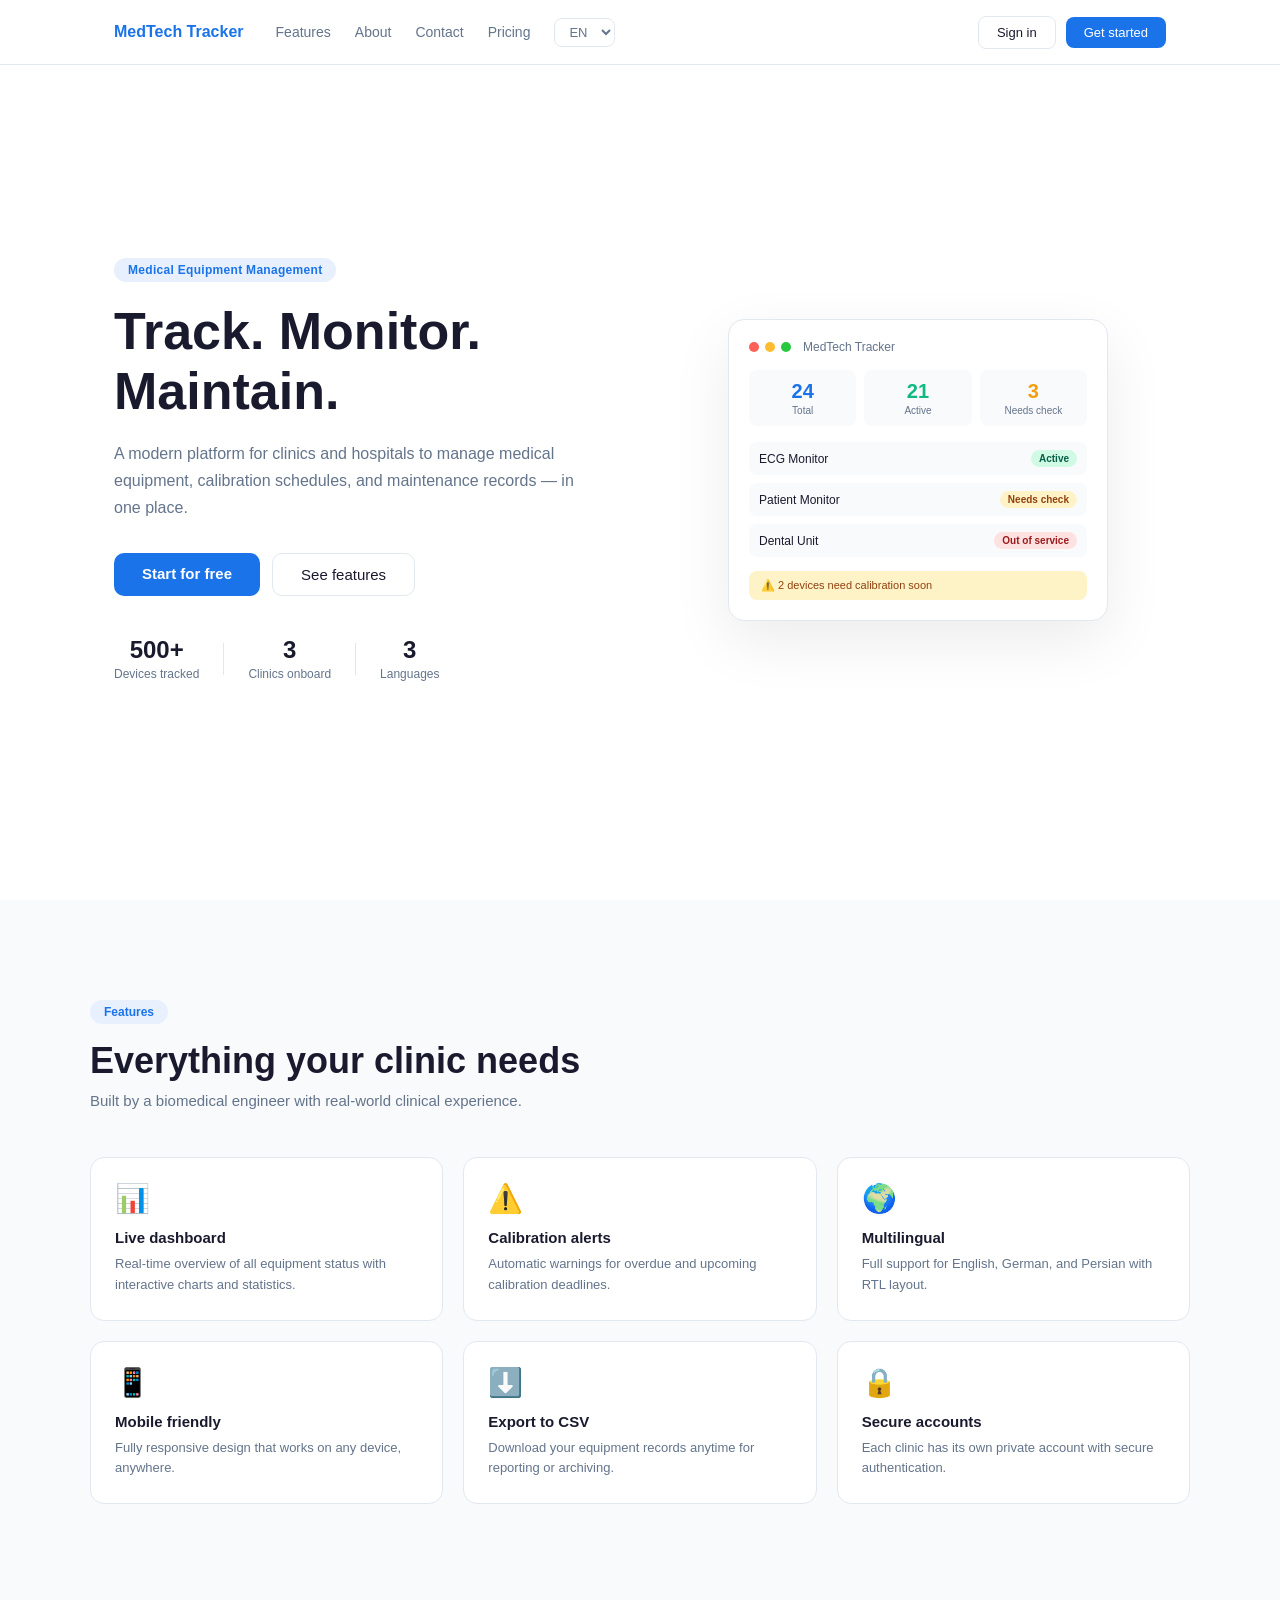
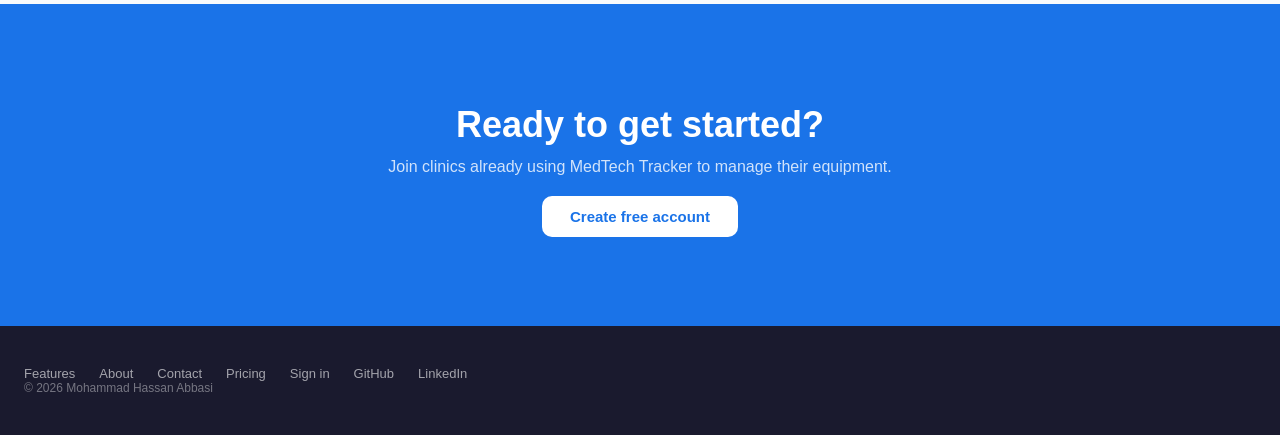
<file: index.html>
<!DOCTYPE html>
<html lang="en">
<head>
    <link rel="apple-touch-icon" href="icons/icon-192.png">
<link rel="apple-touch-startup-image" href="icons/icon-512.png">
    <link rel="manifest" href="manifest.json">
<meta name="theme-color" content="#1a73e8">
<meta name="apple-mobile-web-app-capable" content="yes">
<meta name="apple-mobile-web-app-title" content="MedTracker">
    <meta charset="UTF-8">
    <meta name="viewport" content="width=device-width, initial-scale=1.0">
    <title>MedTech Tracker — Medical Equipment Management</title>
    <link rel="stylesheet" href="landing.css?v=1.6.5">
</head>
<body>

    <!-- HEADER -->
    <header>
        <div class="header-inner">
            <div class="logo">MedTech Tracker</div>
            <nav class="nav">
    <a href="#features" data-i18n="nav_features">Features</a>
    <a href="about.html" data-i18n="nav_about_link">About</a>
                <a href="contact.html" data-i18n="nav_contact">Contact</a>
    <a href="pricing.html" data-i18n="nav_pricing">Pricing</a>
    <select class="lang-select" onchange="changeLang(this.value)">
                    <option value="en">EN</option>
                    <option value="de">DE</option>
                    <option value="fa">FA</option>
                </select>
            </nav>
            <div class="header-actions">
                <a href="login.html" class="btn-outline" data-i18n="nav_login">Sign in</a>
                <a href="login.html#register" class="btn-solid" data-i18n="nav_register">Get started</a>
            </div>
            <button class="hamburger" onclick="toggleMenu()">
                <span></span><span></span><span></span>
            </button>
        </div>
<div class="mobile-menu" id="mobileMenu">
    <a href="#features" data-i18n="nav_features">Features</a>
    <a href="about.html" data-i18n="nav_about_link">About</a>
    <a href="contact.html" data-i18n="nav_contact">Contact</a>
    <a href="pricing.html" data-i18n="nav_pricing">Pricing</a>
    <a href="login.html" data-i18n="nav_login">Sign in</a>
    <a href="login.html" class="btn-solid" data-i18n="nav_register">Get started</a>
<div class="mobile-lang">
    <select class="lang-select-mobile" onchange="changeLang(this.value)">
        <option value="en">🌐 English</option>
        <option value="de">🌐 Deutsch</option>
        <option value="fa">🌐 فارسی</option>
    </select>
</div>
</div>
    </header>

    <!-- HERO -->
    <section class="hero">
        <div class="hero-inner">
            <div class="hero-badge" data-i18n="hero_badge">Medical Equipment Management</div>
            <h1 data-i18n="hero_title">Track. Monitor. Maintain.</h1>
            <p data-i18n="hero_sub">A modern platform for clinics and hospitals to manage medical equipment, calibration schedules, and maintenance records — in one place.</p>
            <div class="hero-actions">
                <a href="login.html" class="btn-solid-lg" data-i18n="hero_cta">Start for free</a>
                <a href="#features" class="btn-outline-lg" data-i18n="hero_cta2">See features</a>
            </div>
            <div class="hero-stats">
                <div class="hstat"><span class="hstat-num">500+</span><span class="hstat-label" data-i18n="stat_devices">Devices tracked</span></div>
                <div class="hstat-divider"></div>
                <div class="hstat"><span class="hstat-num">3</span><span class="hstat-label" data-i18n="stat_clinics">Clinics onboard</span></div>
                <div class="hstat-divider"></div>
                <div class="hstat"><span class="hstat-num">3</span><span class="hstat-label" data-i18n="stat_langs">Languages</span></div>
            </div>
        </div>
        <div class="hero-visual">
            <div class="mock-card">
                <div class="mock-header">
                    <span class="mock-dot red"></span>
                    <span class="mock-dot yellow"></span>
                    <span class="mock-dot green"></span>
                    <span class="mock-title">MedTech Tracker</span>
                </div>
                <div class="mock-stats">
                    <div class="mock-stat"><div class="mock-num">24</div><div class="mock-label" data-i18n="mock_total">Total</div></div>
                    <div class="mock-stat good"><div class="mock-num">21</div><div class="mock-label" data-i18n="mock_active">Active</div></div>
                    <div class="mock-stat warn"><div class="mock-num">3</div><div class="mock-label" data-i18n="mock_needs">Needs check</div></div>
                </div>
                <div class="mock-list">
                    <div class="mock-row">
                        <span class="mock-device">ECG Monitor</span>
                        <span class="mock-badge active" data-i18n="badge_active">Active</span>
                    </div>
                    <div class="mock-row">
                        <span class="mock-device">Patient Monitor</span>
                        <span class="mock-badge warn" data-i18n="badge_needs">Needs check</span>
                    </div>
                    <div class="mock-row">
                        <span class="mock-device">Dental Unit</span>
                        <span class="mock-badge danger" data-i18n="badge_out">Out of service</span>
                    </div>
                </div>
                <div class="mock-alert">
                    ⚠️ <span data-i18n="mock_alert">2 devices need calibration soon</span>
                </div>
            </div>
        </div>
    </section>

    <!-- FEATURES -->
    <section class="features" id="features">
        <div class="section-inner">
            <div class="section-badge" data-i18n="feat_badge">Features</div>
            <h2 data-i18n="feat_title">Everything your clinic needs</h2>
            <p class="section-sub" data-i18n="feat_sub">Built by a biomedical engineer with real-world clinical experience.</p>
            <div class="feat-grid">
                <div class="feat-card">
                    <div class="feat-icon">📊</div>
                    <h3 data-i18n="feat1_title">Live dashboard</h3>
                    <p data-i18n="feat1_text">Real-time overview of all equipment status with interactive charts and statistics.</p>
                </div>
                <div class="feat-card">
                    <div class="feat-icon">⚠️</div>
                    <h3 data-i18n="feat2_title">Calibration alerts</h3>
                    <p data-i18n="feat2_text">Automatic warnings for overdue and upcoming calibration deadlines.</p>
                </div>
                <div class="feat-card">
                    <div class="feat-icon">🌍</div>
                    <h3 data-i18n="feat3_title">Multilingual</h3>
                    <p data-i18n="feat3_text">Full support for English, German, and Persian with RTL layout.</p>
                </div>
                <div class="feat-card">
                    <div class="feat-icon">📱</div>
                    <h3 data-i18n="feat4_title">Mobile friendly</h3>
                    <p data-i18n="feat4_text">Fully responsive design that works on any device, anywhere.</p>
                </div>
                <div class="feat-card">
                    <div class="feat-icon">⬇️</div>
                    <h3 data-i18n="feat5_title">Export to CSV</h3>
                    <p data-i18n="feat5_text">Download your equipment records anytime for reporting or archiving.</p>
                </div>
                <div class="feat-card">
                    <div class="feat-icon">🔒</div>
                    <h3 data-i18n="feat6_title">Secure accounts</h3>
                    <p data-i18n="feat6_text">Each clinic has its own private account with secure authentication.</p>
                </div>
            </div>
        </div>
    </section>

    <!-- CTA -->
    <section class="cta">
        <div class="section-inner cta-inner">
            <h2 data-i18n="cta_title">Ready to get started?</h2>
            <p data-i18n="cta_sub">Join clinics already using MedTech Tracker to manage their equipment.</p>
            <a href="login.html" class="btn-solid-lg" data-i18n="cta_btn">Create free account</a>
        </div>
    </section>

    <!-- FOOTER -->
    <footer>
        <div class="footer-links">
    <a href="#features" data-i18n="nav_features">Features</a>
    <a href="about.html" data-i18n="nav_about_link">About</a>
            <a href="contact.html" data-i18n="nav_contact">Contact</a>
    <a href="pricing.html" data-i18n="nav_pricing">Pricing</a>
    <a href="login.html" data-i18n="nav_login">Sign in</a>
    <a href="https://github.com/mha-medtech/medtech-tracker" target="_blank">GitHub</a>
    <a href="https://www.linkedin.com/in/mhabbasii/" target="_blank">LinkedIn</a>
</div>
            <div class="footer-copy">© 2026 Mohammad Hassan Abbasi</div>
        </div>
    </footer>
<script src="lang.js?v=1.6.5"></script>
<script src="landing.js?v=1.6.5"></script>
</body>
</html>
</file>
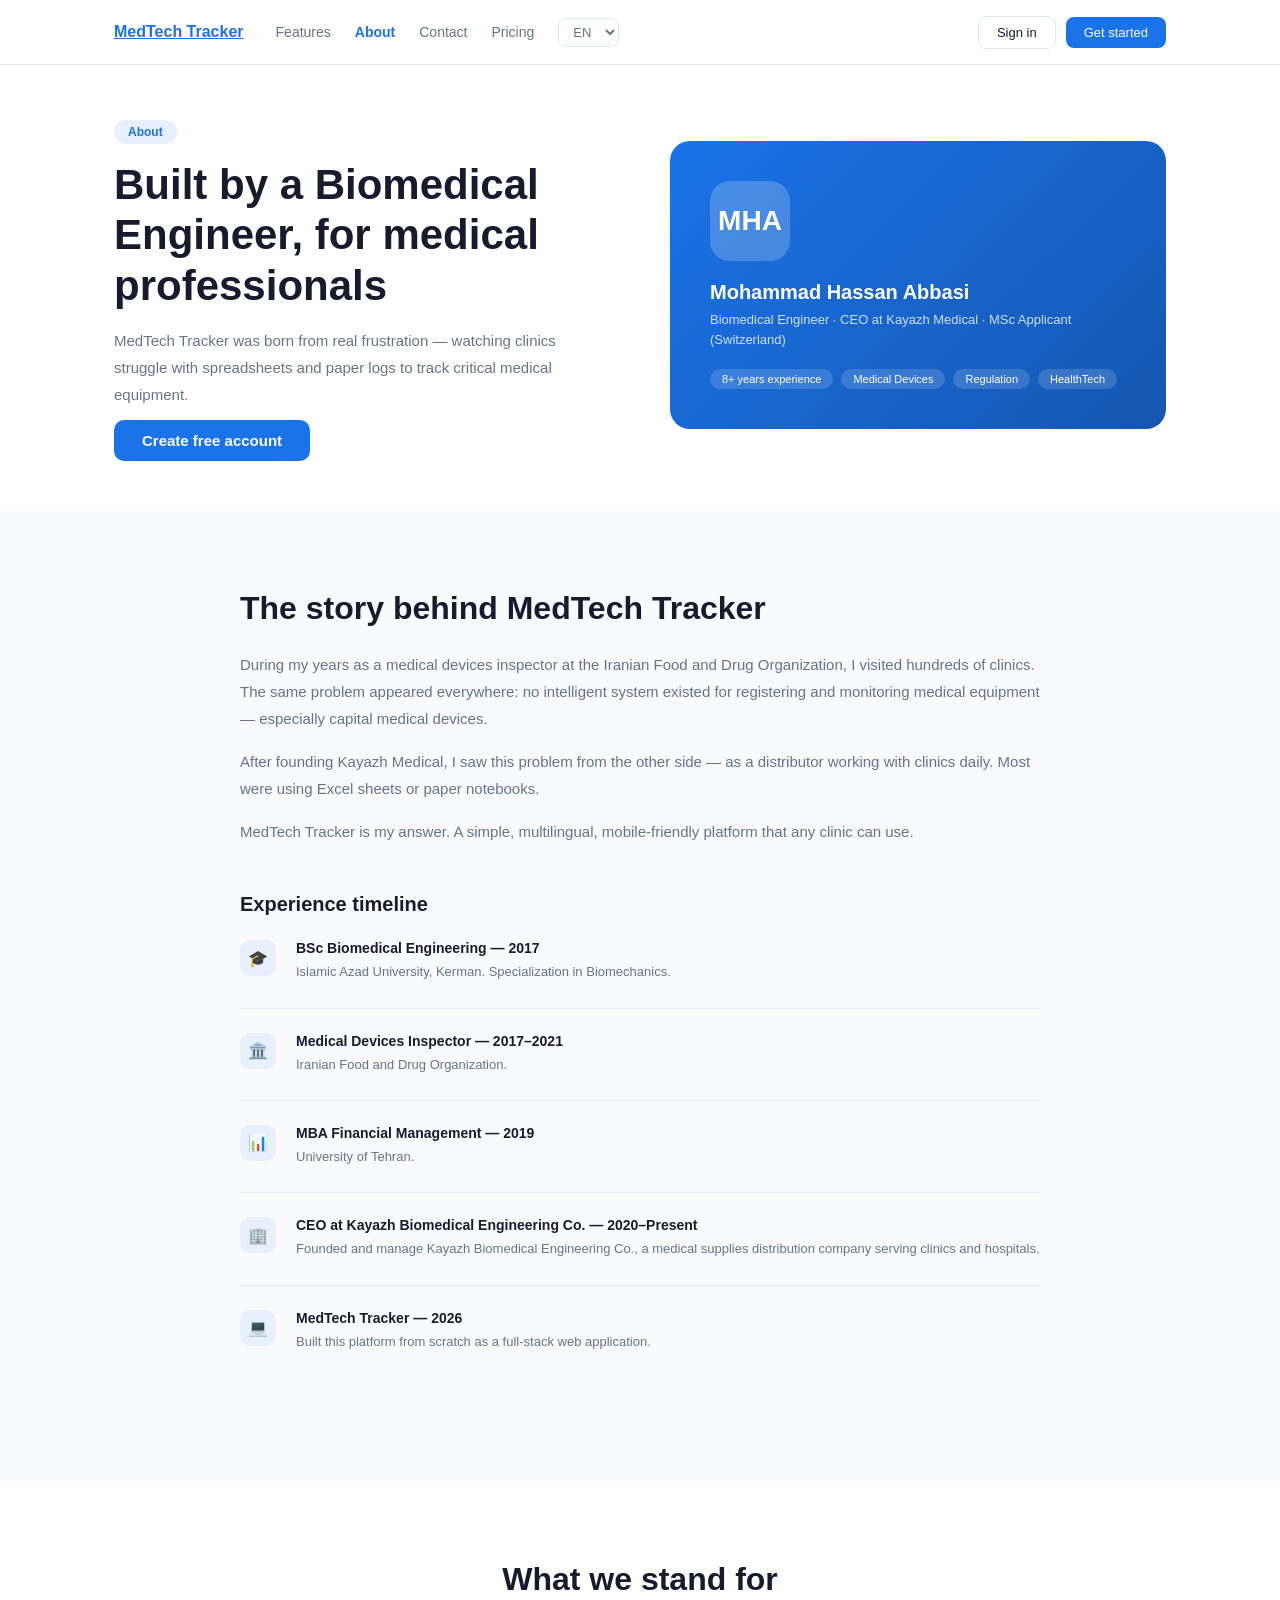
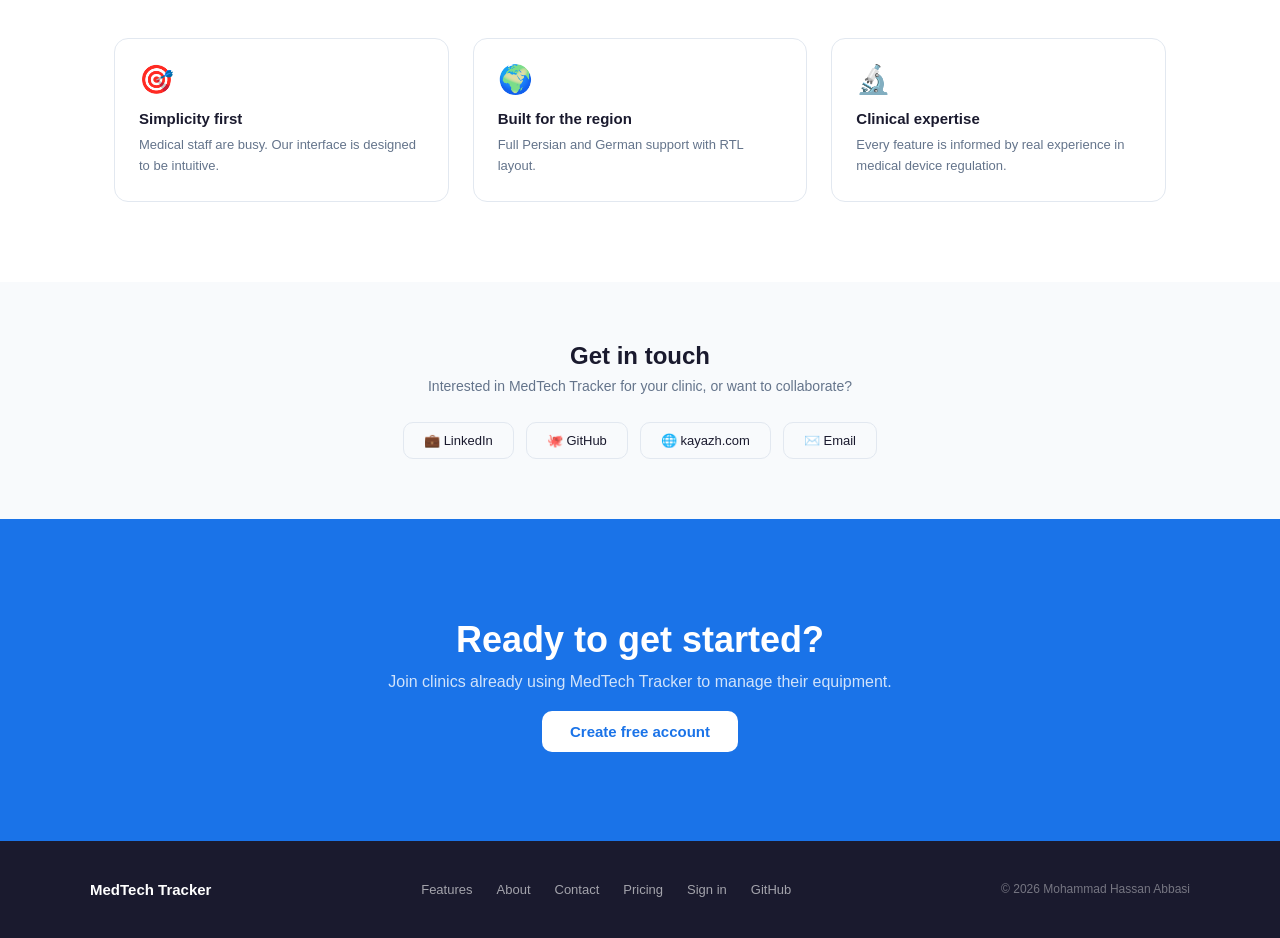
<file: about.html>
<!DOCTYPE html>
<html lang="en">
<head>
    <meta charset="UTF-8">
    <meta name="viewport" content="width=device-width, initial-scale=1.0">
    <title>MedTech Tracker — About</title>
    <link rel="stylesheet" href="landing.css?v=1.6.5">
    <style>
        .about-hero {
            padding: 120px 24px 60px;
            max-width: 1100px;
            margin: 0 auto;
            display: grid;
            grid-template-columns: 1fr 1fr;
            gap: 60px;
            align-items: center;
        }

        .about-hero h1 {
            font-size: 42px;
            font-weight: 700;
            color: var(--text);
            margin-bottom: 16px;
            line-height: 1.2;
        }

        .about-hero p {
            font-size: 15px;
            color: var(--muted);
            line-height: 1.8;
            margin-bottom: 24px;
        }

        .about-hero-visual {
            background: linear-gradient(135deg, #1a73e8 0%, #1557b0 100%);
            border-radius: 20px;
            padding: 40px;
            color: white;
        }

        .dev-avatar {
            width: 80px;
            height: 80px;
            border-radius: 20px;
            background: rgba(255,255,255,0.2);
            display: flex;
            align-items: center;
            justify-content: center;
            font-size: 28px;
            font-weight: 700;
            margin-bottom: 20px;
        }

        .dev-name {
            font-size: 20px;
            font-weight: 700;
            margin-bottom: 6px;
        }

        .dev-title {
            font-size: 13px;
            opacity: 0.8;
            margin-bottom: 20px;
            line-height: 1.5;
        }

        .dev-tags {
            display: flex;
            flex-wrap: wrap;
            gap: 8px;
        }

        .dev-tag {
            background: rgba(255,255,255,0.15);
            border-radius: 20px;
            padding: 4px 12px;
            font-size: 11px;
        }

        .about-story {
            background: var(--surface);
            padding: 80px 24px;
        }

        .about-story-inner {
            max-width: 800px;
            margin: 0 auto;
        }

        .about-story h2 {
            font-size: 32px;
            font-weight: 700;
            color: var(--text);
            margin-bottom: 24px;
        }

        .about-story p {
            font-size: 15px;
            color: var(--muted);
            line-height: 1.8;
            margin-bottom: 16px;
        }

        .timeline {
            margin-top: 48px;
        }

        .timeline h3 {
            font-size: 20px;
            font-weight: 700;
            color: var(--text);
            margin-bottom: 24px;
        }

        .timeline-item {
            display: flex;
            gap: 20px;
            margin-bottom: 24px;
            padding-bottom: 24px;
            border-bottom: 1px solid var(--border);
        }

        .timeline-item:last-child { border-bottom: none; }

        .timeline-dot {
            width: 36px;
            height: 36px;
            border-radius: 10px;
            background: #e8f0fe;
            color: var(--blue);
            display: flex;
            align-items: center;
            justify-content: center;
            font-size: 16px;
            flex-shrink: 0;
        }

        .timeline-content h4 {
            font-size: 14px;
            font-weight: 600;
            color: var(--text);
            margin-bottom: 4px;
        }

        .timeline-content p {
            font-size: 13px;
            color: var(--muted);
            margin-bottom: 0;
        }

        .about-values {
            padding: 80px 24px;
            max-width: 1100px;
            margin: 0 auto;
        }

        .about-values h2 {
            font-size: 32px;
            font-weight: 700;
            color: var(--text);
            margin-bottom: 40px;
            text-align: center;
        }

        .values-grid {
            display: grid;
            grid-template-columns: repeat(3, 1fr);
            gap: 24px;
        }

        .value-card {
            background: white;
            border: 1px solid var(--border);
            border-radius: 14px;
            padding: 24px;
        }

        .value-icon {
            font-size: 28px;
            margin-bottom: 14px;
        }

        .value-card h3 {
            font-size: 15px;
            font-weight: 600;
            color: var(--text);
            margin-bottom: 8px;
        }

        .value-card p {
            font-size: 13px;
            color: var(--muted);
            line-height: 1.6;
        }

        .about-links-section {
            background: var(--surface);
            padding: 60px 24px;
        }

        .about-links-inner {
            max-width: 600px;
            margin: 0 auto;
            text-align: center;
        }

        .about-links-inner h2 {
            font-size: 24px;
            font-weight: 700;
            color: var(--text);
            margin-bottom: 8px;
        }

        .about-links-inner p {
            font-size: 14px;
            color: var(--muted);
            margin-bottom: 28px;
        }

        .social-links {
            display: flex;
            justify-content: center;
            gap: 12px;
            flex-wrap: wrap;
        }

        .social-link {
            display: flex;
            align-items: center;
            gap: 8px;
            padding: 10px 20px;
            border: 1px solid var(--border);
            border-radius: 10px;
            text-decoration: none;
            color: var(--text);
            font-size: 13px;
            font-weight: 500;
            transition: all 0.2s;
        }

        .social-link:hover {
            border-color: var(--blue);
            color: var(--blue);
        }

        @media (max-width: 768px) {
            .about-hero {
                grid-template-columns: 1fr;
                padding: 100px 24px 40px;
                gap: 32px;
            }
            .about-hero h1 { font-size: 28px; }
            .values-grid { grid-template-columns: 1fr; }
        }
    </style>
</head>
<body>

<header>
    <div class="header-inner">
        <a href="index.html" class="logo">MedTech Tracker</a>
        <nav class="nav">
            <a href="index.html#features" data-i18n="nav_features">Features</a>
            <a href="about.html" style="color: var(--blue); font-weight:600;" data-i18n="nav_about_link">About</a>
            <a href="contact.html" data-i18n="nav_contact">Contact</a>
            <a href="pricing.html" data-i18n="nav_pricing">Pricing</a>
            <select class="lang-select" onchange="changeLang(this.value)">
                <option value="en">EN</option>
                <option value="de">DE</option>
                <option value="fa">FA</option>
            </select>
        </nav>
        <div class="header-actions" id="headerActions">
            <a href="login.html" class="btn-outline" data-i18n="nav_login">Sign in</a>
            <a href="login.html" class="btn-solid" data-i18n="nav_register">Get started</a>
        </div>
        <button class="hamburger" onclick="toggleMenu()">
            <span></span><span></span><span></span>
        </button>
    </div>
    <div class="mobile-menu" id="mobileMenu">
        <a href="index.html#features" data-i18n="nav_features">Features</a>
        <a href="about.html" data-i18n="nav_about_link">About</a>
        <a href="contact.html" data-i18n="nav_contact">Contact</a>
        <a href="pricing.html" data-i18n="nav_pricing">Pricing</a>
        <a href="login.html" data-i18n="nav_login">Sign in</a>
        <a href="login.html" class="btn-solid" data-i18n="nav_register">Get started</a>
        <div class="mobile-lang">
            <button onclick="changeLang('en')" class="lang-btn">EN</button>
            <button onclick="changeLang('de')" class="lang-btn">DE</button>
            <button onclick="changeLang('fa')" class="lang-btn">FA</button>
        </div>
    </div>
</header>

<!-- HERO -->
<div class="about-hero">
    <div>
        <div class="section-badge" data-i18n="about_badge">About</div>
        <h1 data-i18n="about_hero_title">Built by a clinician, for clinicians</h1>
        <p data-i18n="about_hero_text">MedTech Tracker was born from real frustration — watching clinics struggle with spreadsheets and paper logs to track critical medical equipment. We built the tool we always wished existed.</p>
        <a href="login.html" class="btn-solid-lg" data-i18n="cta_btn">Create free account</a>
    </div>
    <div class="about-hero-visual">
        <div class="dev-avatar">MHA</div>
        <div class="dev-name">Mohammad Hassan Abbasi</div>
        <div class="dev-title">Biomedical Engineer · CEO at Kayazh Medical · MSc Applicant (Switzerland)</div>
        <div class="dev-tags">
            <span class="dev-tag">8+ years experience</span>
            <span class="dev-tag">Medical Devices</span>
            <span class="dev-tag">Regulation</span>
            <span class="dev-tag">HealthTech</span>
        </div>
    </div>
</div>

<!-- STORY -->
<div class="about-story">
    <div class="about-story-inner">
        <h2 data-i18n="story_title">The story behind MedTech Tracker</h2>
        <p data-i18n="story_p1">During my years as a medical devices inspector at the Iranian Food and Drug Organization, I visited hundreds of clinics. The same problem appeared everywhere: no one had a reliable system to track when equipment was last calibrated, when warranties were expiring, or which devices needed maintenance.</p>
        <p data-i18n="story_p2">After founding Kayazh Medical, I saw this problem from the other side — as a distributor working with clinics daily. Most were using Excel sheets, paper notebooks, or nothing at all. Critical deadlines were missed. Equipment failed inspections. Warranties expired unnoticed.</p>
        <p data-i18n="story_p3">MedTech Tracker is my answer to this problem. A simple, multilingual, mobile-friendly platform that any clinic can use — no technical expertise required.</p>

        <div class="timeline">
            <h3 data-i18n="timeline_title">Experience timeline</h3>
            <div class="timeline-item">
                <div class="timeline-dot">🎓</div>
                <div class="timeline-content">
                    <h4 data-i18n="tl1_title">BSc Biomedical Engineering — 2017</h4>
                    <p data-i18n="tl1_text">Islamic Azad University, Kerman. Specialization in Biomechanics.</p>
                </div>
            </div>
            <div class="timeline-item">
                <div class="timeline-dot">🏛️</div>
                <div class="timeline-content">
                    <h4 data-i18n="tl2_title">Medical Devices Inspector — 2017–2021</h4>
                    <p data-i18n="tl2_text">Iranian Food and Drug Organization. Inspected medical devices across clinics and hospitals.</p>
                </div>
            </div>
            <div class="timeline-item">
                <div class="timeline-dot">📊</div>
                <div class="timeline-content">
                    <h4 data-i18n="tl3_title">MBA Financial Management — 2019</h4>
                    <p data-i18n="tl3_text">University of Tehran. Final grade: 18.25/20.</p>
                </div>
            </div>
            <div class="timeline-item">
                <div class="timeline-dot">🏢</div>
                <div class="timeline-content">
                    <h4 data-i18n="tl4_title">CEO at Kayazh Medical — 2020–Present</h4>
                    <p data-i18n="tl4_text">Founded and manage a medical supplies distribution company serving clinics and hospitals.</p>
                </div>
            </div>
            <div class="timeline-item">
                <div class="timeline-dot">💻</div>
                <div class="timeline-content">
                    <h4 data-i18n="tl5_title">MedTech Tracker — 2026</h4>
                    <p data-i18n="tl5_text">Built this platform from scratch as a full-stack web application for medical equipment management.</p>
                </div>
            </div>
        </div>
    </div>
</div>

<!-- VALUES -->
<div class="about-values">
    <h2 data-i18n="values_title">What we stand for</h2>
    <div class="values-grid">
        <div class="value-card">
            <div class="value-icon">🎯</div>
            <h3 data-i18n="val1_title">Simplicity first</h3>
            <p data-i18n="val1_text">Medical staff are busy. Our interface is designed to be intuitive — no training needed.</p>
        </div>
        <div class="value-card">
            <div class="value-icon">🌍</div>
            <h3 data-i18n="val2_title">Built for the region</h3>
            <p data-i18n="val2_text">Full Persian (Farsi) and German support with RTL layout. Designed for clinics in Iran and beyond.</p>
        </div>
        <div class="value-card">
            <div class="value-icon">🔬</div>
            <h3 data-i18n="val3_title">Clinical expertise</h3>
            <p data-i18n="val3_text">Every feature is informed by real experience in medical device regulation and clinical operations.</p>
        </div>
    </div>
</div>

<!-- CONNECT -->
<div class="about-links-section">
    <div class="about-links-inner">
        <h2 data-i18n="connect_title">Get in touch</h2>
        <p data-i18n="connect_sub">Interested in MedTech Tracker for your clinic, or want to collaborate?</p>
        <div class="social-links">
            <a href="https://www.linkedin.com/in/mhabbasii/" target="_blank" class="social-link">💼 LinkedIn</a>
            <a href="https://github.com/mha-medtech" target="_blank" class="social-link">🐙 GitHub</a>
            <a href="https://www.kayazh.com" target="_blank" class="social-link">🌐 kayazh.com</a>
            <a href="mailto:mh.abbasi@kayazh.com" class="social-link">✉️ Email</a>
        </div>
    </div>
</div>

<section class="cta">
    <div class="section-inner cta-inner">
        <h2 data-i18n="cta_title">Ready to get started?</h2>
        <p data-i18n="cta_sub">Join clinics already using MedTech Tracker.</p>
        <a href="login.html" class="btn-solid-lg" data-i18n="cta_btn">Create free account</a>
    </div>
</section>

<footer>
    <div class="footer-inner">
        <div class="footer-logo">MedTech Tracker</div>
        <div class="footer-links">
            <a href="index.html" data-i18n="nav_features">Features</a>
            <a href="about.html" data-i18n="nav_about_link">About</a>
            <a href="contact.html" data-i18n="nav_contact">Contact</a>
            <a href="pricing.html" data-i18n="nav_pricing">Pricing</a>
            <a href="login.html" data-i18n="nav_login">Sign in</a>
            <a href="https://github.com/mha-medtech" target="_blank">GitHub</a>
        </div>
        <div class="footer-copy">© 2026 Mohammad Hassan Abbasi</div>
    </div>
</footer>

<script src="lang.js?v=1.6.5"></script>
<script src="landing.js?v=1.6.5"></script>
<script>
const aboutT = {
    en: {
        about_badge: "About", about_hero_title: "Built by a Biomedical Engineer, for medical professionals",
        about_hero_text: "MedTech Tracker was born from real frustration — watching clinics struggle with spreadsheets and paper logs to track critical medical equipment.",
        story_title: "The story behind MedTech Tracker",
        story_p1: "During my years as a medical devices inspector at the Iranian Food and Drug Organization, I visited hundreds of clinics. The same problem appeared everywhere: no intelligent system existed for registering and monitoring medical equipment — especially capital medical devices.",
        story_p2: "After founding Kayazh Medical, I saw this problem from the other side — as a distributor working with clinics daily. Most were using Excel sheets or paper notebooks.",
        story_p3: "MedTech Tracker is my answer. A simple, multilingual, mobile-friendly platform that any clinic can use.",
        timeline_title: "Experience timeline",
        tl1_title: "BSc Biomedical Engineering — 2017", tl1_text: "Islamic Azad University, Kerman. Specialization in Biomechanics.",
        tl2_title: "Medical Devices Inspector — 2017–2021", tl2_text: "Iranian Food and Drug Organization.",
        tl3_title: "MBA Financial Management — 2019", tl3_text: "University of Tehran.",
       tl4_title: "CEO at Kayazh Biomedical Engineering Co. — 2020–Present", tl4_text: "Founded and manage Kayazh Biomedical Engineering Co., a medical supplies distribution company serving clinics and hospitals.",
        tl5_title: "MedTech Tracker — 2026", tl5_text: "Built this platform from scratch as a full-stack web application.",
        values_title: "What we stand for",
        val1_title: "Simplicity first", val1_text: "Medical staff are busy. Our interface is designed to be intuitive.",
        val2_title: "Built for the region", val2_text: "Full Persian and German support with RTL layout.",
        val3_title: "Clinical expertise", val3_text: "Every feature is informed by real experience in medical device regulation.",
        connect_title: "Get in touch", connect_sub: "Interested in MedTech Tracker for your clinic, or want to collaborate?",
        nav_about_link: "About", nav_pricing: "Pricing"
    },
    de: {
        about_badge: "Über uns", about_hero_title: "Von einem Biomediziningenieur für medizinische Fachkräfte gebaut",
        about_hero_text: "MedTech Tracker entstand aus echter Frustration — Kliniken beim Kampf mit Tabellenkalkulationen zur Geräteverfolgung zu beobachten.",
        story_title: "Die Geschichte hinter MedTech Tracker",
        story_p1: "In meinen Jahren als Medizingeräteinspektor besuchte ich Hunderte von Kliniken. Überall dasselbe Problem: kein intelligentes System zur Erfassung und Überwachung medizinischer Geräte — insbesondere von Investitionsgütern.",
        story_p2: "Nach der Gründung von Kayazh Medical sah ich dieses Problem von der anderen Seite — als Händler, der täglich mit Kliniken arbeitet.",
        story_p3: "MedTech Tracker ist meine Antwort. Eine einfache, mehrsprachige Plattform für jede Klinik.",
        timeline_title: "Erfahrungszeitplan",
        tl1_title: "BSc Biomedizintechnik — 2017", tl1_text: "Islamische Azad-Universität, Kerman.",
        tl2_title: "Medizingeräteinspektor — 2017–2021", tl2_text: "Iranische Lebensmittel- und Arzneimittelbehörde.",
        tl3_title: "MBA Finanzmanagement — 2019", tl3_text: "Universität Teheran.",
        tl4_title: "CEO bei Kayazh Biomedizintechnik GmbH — 2020–heute", tl4_text: "Gegründet und Verwaltung der Kayazh Biomedizintechnik, ein Unternehmen für medizinische Geräte.",
        tl5_title: "MedTech Tracker — 2026", tl5_text: "Diese Plattform von Grund auf entwickelt.",
        values_title: "Wofür wir stehen",
        val1_title: "Einfachheit zuerst", val1_text: "Medizinisches Personal ist beschäftigt. Unsere Oberfläche ist intuitiv.",
        val2_title: "Für die Region gebaut", val2_text: "Vollständige Persisch- und Deutschunterstützung mit RTL-Layout.",
        val3_title: "Klinische Expertise", val3_text: "Jede Funktion basiert auf echter Erfahrung.",
        connect_title: "Kontakt aufnehmen", connect_sub: "Interesse an MedTech Tracker für Ihre Klinik?",
        nav_about_link: "Über uns", nav_pricing: "Preise"
    },
    fa: {
        about_badge: "درباره", about_hero_title: "ساخته شده توسط مهندس پزشک، برای متخصصان پزشکی",
        about_hero_text: "مدتک ترکر از ناامیدی واقعی به وجود آمد — دیدن کلینیک‌هایی که با صفحات اکسل تجهیزات پزشکی را دنبال می‌کنند.",
        story_title: "داستان پشت مدتک ترکر",
        story_p1: "در سال‌های کاری به عنوان بازرس تجهیزات پزشکی در سازمان غذا و دارو، صدها کلینیک را بازدید کردم. همه جا یک مشکل بود: هیچ سیستم هوشمندی برای ثبت و بررسی تجهیزات پزشکی به خصوص تجهیزات سرمایه‌ای وجود نداشت.",
        story_p2: "پس از تأسیس شرکت کایاژ، این مشکل را از طرف دیگر دیدم — به عنوان توزیع‌کننده‌ای که روزانه با کلینیک‌ها کار می‌کند.",
        story_p3: "مدتک ترکر پاسخ من به این مشکل است. یک پلتفرم ساده، چند زبانه و موبایل‌پسند.",
        timeline_title: "تاریخچه تجربه",
        tl1_title: "کارشناسی مهندسی پزشکی — ۱۳۹۶", tl1_text: "دانشگاه آزاد اسلامی، کرمان. گرایش بیومکانیک.",
        tl2_title: "بازرس تجهیزات پزشکی — ۱۳۹۶–۱۴۰۰", tl2_text: "سازمان غذا و داروی ایران.",
        tl3_title: "MBA مدیریت مالی — ۱۳۹۸",tl3_text: "دانشگاه تهران.",
        tl4_title: "مدیرعامل شرکت کایاژ — ۱۳۹۹ تاکنون", tl4_text: "تأسیس و مدیریت شرکت مهندسی پزشکی کایاژ در حوزه توزیع ملزومات و تجهیزات پزشکی.",
        tl5_title: "مدتک ترکر — ۱۴۰۵", tl5_text: "ساخت این پلتفرم از صفر به عنوان یک وب اپلیکیشن کامل.",
        values_title: "ارزش‌های ما",
        val1_title: "سادگی در اولویت", val1_text: "کارکنان پزشکی مشغول هستند. رابط ما بصری و ساده است.",
        val2_title: "ساخته شده برای منطقه", val2_text: "پشتیبانی کامل از فارسی و آلمانی با چیدمان RTL.",
        val3_title: "تخصص بالینی", val3_text: "هر ویژگی بر اساس تجربه واقعی در تنظیم تجهیزات پزشکی است.",
        connect_title: "تماس بگیرید", connect_sub: "علاقه‌مند به مدتک ترکر برای کلینیک خود هستید؟",
        nav_about_link: "درباره ما", nav_pricing: "قیمت‌گذاری"
    }
};

document.addEventListener('DOMContentLoaded', function() {
    const lang = getLang();
    const t = { ...landingTranslations[lang], ...aboutT[lang] };
    const isRtl = lang === 'fa';

    document.documentElement.setAttribute('dir', isRtl ? 'rtl' : 'ltr');
    document.documentElement.setAttribute('lang', lang);
    document.querySelector('.lang-select').value = lang;

    document.querySelectorAll('[data-i18n]').forEach(el => {
        const key = el.getAttribute('data-i18n');
        if (t[key]) el.textContent = t[key];
    });
});

// وقتی زبان عوض میشه
function changeLang(lang) {
    setLang(lang);
    const t = { ...landingTranslations[lang], ...aboutT[lang] };
    const isRtl = lang === 'fa';

    document.documentElement.setAttribute('dir', isRtl ? 'rtl' : 'ltr');
    document.documentElement.setAttribute('lang', lang);
    document.querySelector('.lang-select').value = lang;

    document.querySelectorAll('[data-i18n]').forEach(el => {
        const key = el.getAttribute('data-i18n');
        if (t[key]) el.textContent = t[key];
    });
}
</script>
</body>
</html>
</file>
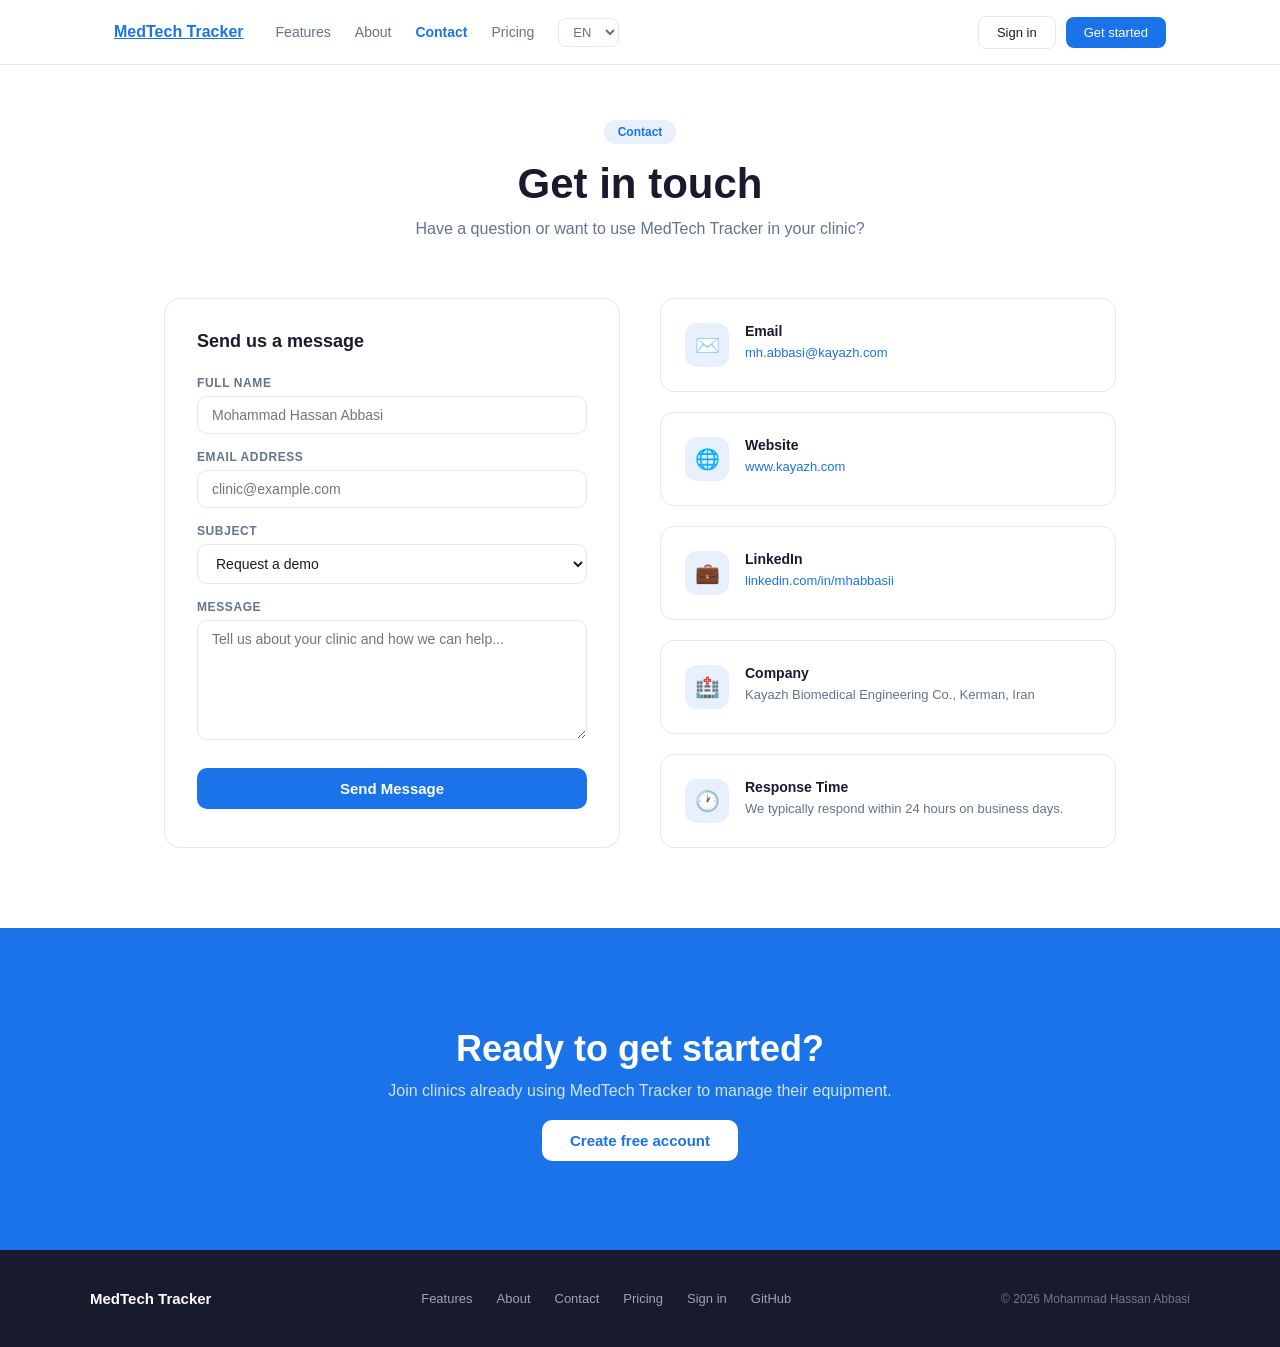
<file: contact.html>
<!DOCTYPE html>
<html lang="en">
<head>
    <meta charset="UTF-8">
    <meta name="viewport" content="width=device-width, initial-scale=1.0">
    <title>MedTech Tracker — Contact</title>
    <link rel="stylesheet" href="landing.css?v=1.6.5">
    <style>
        .contact-hero {
            padding: 120px 24px 60px;
            text-align: center;
        }

        .contact-hero h1 {
            font-size: 42px;
            font-weight: 700;
            color: var(--text);
            margin-bottom: 12px;
        }

        .contact-hero p {
            font-size: 16px;
            color: var(--muted);
            max-width: 500px;
            margin: 0 auto;
        }

        .contact-grid {
            display: grid;
            grid-template-columns: 1fr 1fr;
            gap: 40px;
            max-width: 1000px;
            margin: 0 auto;
            padding: 0 24px 80px;
        }

        .contact-form-card {
            background: white;
            border: 1px solid var(--border);
            border-radius: 16px;
            padding: 32px;
        }

        .contact-form-card h2 {
            font-size: 18px;
            font-weight: 700;
            color: var(--text);
            margin-bottom: 24px;
        }

        .contact-field {
            margin-bottom: 16px;
        }

        .contact-field label {
            display: block;
            font-size: 12px;
            font-weight: 600;
            color: var(--muted);
            text-transform: uppercase;
            letter-spacing: 0.05em;
            margin-bottom: 6px;
        }

        .contact-field input,
        .contact-field select,
        .contact-field textarea {
            width: 100%;
            padding: 10px 14px;
            border: 1px solid var(--border);
            border-radius: 10px;
            font-size: 14px;
            color: var(--text);
            background: white;
            outline: none;
            transition: border 0.2s;
            font-family: inherit;
        }

        .contact-field input:focus,
        .contact-field select:focus,
        .contact-field textarea:focus {
            border-color: var(--blue);
        }

        .contact-field textarea {
            resize: vertical;
            min-height: 120px;
        }

        .contact-submit {
            width: 100%;
            padding: 12px;
            background: var(--blue);
            color: white;
            border: none;
            border-radius: 10px;
            font-size: 15px;
            font-weight: 600;
            cursor: pointer;
            transition: opacity 0.2s;
            margin-top: 8px;
        }

        .contact-submit:hover { opacity: 0.9; }

        .contact-success {
            display: none;
            text-align: center;
            padding: 32px;
        }

        .contact-success-icon {
            font-size: 48px;
            margin-bottom: 16px;
        }

        .contact-success h3 {
            font-size: 20px;
            font-weight: 700;
            color: var(--text);
            margin-bottom: 8px;
        }

        .contact-success p {
            font-size: 14px;
            color: var(--muted);
        }

        .contact-info {
            display: flex;
            flex-direction: column;
            gap: 20px;
        }

        .contact-info-card {
            background: white;
            border: 1px solid var(--border);
            border-radius: 14px;
            padding: 24px;
            display: flex;
            gap: 16px;
            align-items: flex-start;
        }

        .contact-info-icon {
            width: 44px;
            height: 44px;
            border-radius: 12px;
            background: #e8f0fe;
            display: flex;
            align-items: center;
            justify-content: center;
            font-size: 20px;
            flex-shrink: 0;
        }

        .contact-info-content h3 {
            font-size: 14px;
            font-weight: 600;
            color: var(--text);
            margin-bottom: 4px;
        }

        .contact-info-content p {
            font-size: 13px;
            color: var(--muted);
            line-height: 1.5;
        }

        .contact-info-content a {
            color: var(--blue);
            text-decoration: none;
            font-size: 13px;
        }

        .contact-info-content a:hover { text-decoration: underline; }

        @media (max-width: 768px) {
            .contact-grid { grid-template-columns: 1fr; }
            .contact-hero h1 { font-size: 28px; }
        }
    </style>
</head>
<body>

<header>
    <div class="header-inner">
        <a href="index.html" class="logo">MedTech Tracker</a>
        <nav class="nav">
            <a href="index.html#features" data-i18n="nav_features">Features</a>
            <a href="about.html" data-i18n="nav_about_link">About</a>
                        <a href="contact.html" style="color: var(--blue); font-weight:600;" data-i18n="nav_contact">Contact</a>
            <a href="pricing.html" data-i18n="nav_pricing">Pricing</a>
            <select class="lang-select" onchange="changeLang(this.value)">
                <option value="en">EN</option>
                <option value="de">DE</option>
                <option value="fa">FA</option>
            </select>
        </nav>
        <div class="header-actions" id="headerActions">
            <a href="login.html" class="btn-outline" data-i18n="nav_login">Sign in</a>
            <a href="login.html" class="btn-solid" data-i18n="nav_register">Get started</a>
        </div>
        <button class="hamburger" onclick="toggleMenu()">
            <span></span><span></span><span></span>
        </button>
    </div>
    <div class="mobile-menu" id="mobileMenu">
        <a href="index.html#features" data-i18n="nav_features">Features</a>
        <a href="about.html" data-i18n="nav_about_link">About</a>
                <a href="contact.html" data-i18n="nav_contact">Contact</a>
        <a href="pricing.html" data-i18n="nav_pricing">Pricing</a>
        <a href="login.html" data-i18n="nav_login">Sign in</a>
        <a href="login.html" class="btn-solid" data-i18n="nav_register">Get started</a>
        <div class="mobile-lang">
            <select class="lang-select-mobile" onchange="changeLang(this.value)">
                <option value="en">🌐 English</option>
                <option value="de">🌐 Deutsch</option>
                <option value="fa">🌐 فارسی</option>
            </select>
        </div>
    </div>
</header>

<div class="contact-hero">
    <div class="section-badge" data-i18n="contact_badge">Contact</div>
    <h1 data-i18n="contact_title">Get in touch</h1>
    <p data-i18n="contact_sub">Have a question or want to use MedTech Tracker in your clinic? We'd love to hear from you.</p>
</div>

<div class="contact-grid">
    <div class="contact-form-card">
        <div id="contactFormWrap">
            <h2 data-i18n="contact_form_title">Send us a message</h2>
            <div class="contact-field">
                <label data-i18n="contact_name">Full Name</label>
                <input type="text" id="contactName" placeholder="Mohammad Hassan Abbasi" />
            </div>
            <div class="contact-field">
                <label data-i18n="contact_email">Email Address</label>
                <input type="email" id="contactEmail" placeholder="clinic@example.com" />
            </div>
            <div class="contact-field">
                <label data-i18n="contact_subject">Subject</label>
                <select id="contactSubject">
                    <option value="demo" data-i18n="contact_subject_demo">Request a demo</option>
                    <option value="pricing" data-i18n="contact_subject_pricing">Pricing inquiry</option>
                    <option value="support" data-i18n="contact_subject_support">Technical support</option>
                    <option value="partnership" data-i18n="contact_subject_partnership">Partnership</option>
                    <option value="other" data-i18n="contact_subject_other">Other</option>
                </select>
            </div>
            <div class="contact-field">
                <label data-i18n="contact_message">Message</label>
                <textarea id="contactMessage" placeholder="Tell us about your clinic and how we can help..."></textarea>
            </div>
            <button class="contact-submit" onclick="submitContact()" data-i18n="contact_send">Send Message</button>
        </div>
        <div class="contact-success" id="contactSuccess">
            <div class="contact-success-icon">✅</div>
            <h3 data-i18n="contact_success_title">Message sent!</h3>
            <p data-i18n="contact_success_text">Thank you for reaching out. We'll get back to you within 24 hours.</p>
        </div>
    </div>

    <div class="contact-info">
        <div class="contact-info-card">
            <div class="contact-info-icon">✉️</div>
            <div class="contact-info-content">
                <h3 data-i18n="contact_email_title">Email</h3>
                <a href="mailto:mh.abbasi@kayazh.com">mh.abbasi@kayazh.com</a>
            </div>
        </div>
        <div class="contact-info-card">
            <div class="contact-info-icon">🌐</div>
            <div class="contact-info-content">
                <h3 data-i18n="contact_website_title">Website</h3>
                <a href="https://www.kayazh.com" target="_blank">www.kayazh.com</a>
            </div>
        </div>
        <div class="contact-info-card">
            <div class="contact-info-icon">💼</div>
            <div class="contact-info-content">
                <h3>LinkedIn</h3>
                <a href="https://www.linkedin.com/in/mhabbasii/" target="_blank">linkedin.com/in/mhabbasii</a>
            </div>
        </div>
        <div class="contact-info-card">
            <div class="contact-info-icon">🏥</div>
            <div class="contact-info-content">
                <h3 data-i18n="contact_clinic_title">Clinic</h3>
                <p data-i18n="contact_clinic_text">Kayazh Biomedical Engineering Co., Kerman, Iran</p>
            </div>
        </div>
        <div class="contact-info-card">
            <div class="contact-info-icon">🕐</div>
            <div class="contact-info-content">
                <h3 data-i18n="contact_hours_title">Response Time</h3>
                <p data-i18n="contact_hours_text">We typically respond within 24 hours on business days.</p>
            </div>
        </div>
    </div>
</div>

<section class="cta">
    <div class="section-inner cta-inner">
        <h2 data-i18n="cta_title">Ready to get started?</h2>
        <p data-i18n="cta_sub">Join clinics already using MedTech Tracker.</p>
        <a href="login.html" class="btn-solid-lg" data-i18n="cta_btn">Create free account</a>
    </div>
</section>

<footer>
    <div class="footer-inner">
        <div class="footer-logo">MedTech Tracker</div>
        <div class="footer-links">
            <a href="index.html" data-i18n="nav_features">Features</a>
            <a href="about.html" data-i18n="nav_about_link">About</a>
                        <a href="contact.html" data-i18n="nav_contact">Contact</a>
            <a href="pricing.html" data-i18n="nav_pricing">Pricing</a>
            <a href="login.html" data-i18n="nav_login">Sign in</a>
            <a href="https://github.com/mha-medtech" target="_blank">GitHub</a>
        </div>
        <div class="footer-copy">© 2026 Mohammad Hassan Abbasi</div>
    </div>
</footer>

<script src="lang.js?v=1.6.5"></script>
<script src="landing.js?v=1.6.5"></script>
<script>
const contactT = {
    en: {
        contact_badge: "Contact", contact_title: "Get in touch",
        contact_sub: "Have a question or want to use MedTech Tracker in your clinic?",
        contact_form_title: "Send us a message",
        contact_name: "Full Name", contact_email: "Email Address",
        contact_subject: "Subject", contact_message: "Message",
        contact_subject_demo: "Request a demo",
        contact_subject_pricing: "Pricing inquiry",
        contact_subject_support: "Technical support",
        contact_subject_partnership: "Partnership",
        contact_subject_other: "Other",
        contact_send: "Send Message",
        contact_success_title: "Message sent!",
        contact_success_text: "Thank you for reaching out. We'll get back to you within 24 hours.",
        contact_email_title: "Email",
        contact_website_title: "Website",
        contact_clinic_title: "Company",
        contact_clinic_text: "Kayazh Biomedical Engineering Co., Kerman, Iran",
        contact_hours_title: "Response Time",
        contact_hours_text: "We typically respond within 24 hours on business days.",
        nav_contact: "Contact"
    },
    de: {
        contact_badge: "Kontakt", contact_title: "Kontakt aufnehmen",
        contact_sub: "Haben Sie eine Frage oder möchten Sie MedTech Tracker in Ihrer Klinik nutzen?",
        contact_form_title: "Nachricht senden",
        contact_name: "Vollständiger Name", contact_email: "E-Mail-Adresse",
        contact_subject: "Betreff", contact_message: "Nachricht",
        contact_subject_demo: "Demo anfordern",
        contact_subject_pricing: "Preisanfrage",
        contact_subject_support: "Technischer Support",
        contact_subject_partnership: "Partnerschaft",
        contact_subject_other: "Sonstiges",
        contact_send: "Nachricht senden",
        contact_success_title: "Nachricht gesendet!",
        contact_success_text: "Vielen Dank. Wir melden uns innerhalb von 24 Stunden.",
        contact_email_title: "E-Mail",
        contact_website_title: "Webseite",
        contact_clinic_title: "Unternehmen",
        contact_clinic_text: "Kayazh Biomedizintechnik, Kerman, Iran",
        contact_hours_title: "Antwortzeit",
        contact_hours_text: "Wir antworten in der Regel innerhalb von 24 Stunden.",
        nav_contact: "Kontakt"
    },
    fa: {
        contact_badge: "تماس", contact_title: "تماس با ما",
        contact_sub: "سوالی دارید یا می‌خواهید از مدتک ترکر در کلینیک خود استفاده کنید؟",
        contact_form_title: "پیام بفرستید",
        contact_name: "نام کامل", contact_email: "آدرس ایمیل",
        contact_subject: "موضوع", contact_message: "پیام",
        contact_subject_demo: "درخواست دمو",
        contact_subject_pricing: "استعلام قیمت",
        contact_subject_support: "پشتیبانی فنی",
        contact_subject_partnership: "همکاری",
        contact_subject_other: "سایر",
        contact_send: "ارسال پیام",
        contact_success_title: "پیام ارسال شد!",
        contact_success_text: "ممنون از تماس شما. ظرف ۲۴ ساعت پاسخ می‌دهیم.",
        contact_email_title: "ایمیل",
        contact_website_title: "وبسایت",
        contact_clinic_title: "شرکت",
        contact_clinic_text: "شرکت مهندسی پزشکی کایاژ، کرمان، ایران",
        contact_hours_title: "زمان پاسخ",
        contact_hours_text: "معمولاً ظرف ۲۴ ساعت در روزهای کاری پاسخ می‌دهیم.",
        nav_contact: "تماس"
    }
};

function submitContact() {
    const name = document.getElementById('contactName').value.trim();
    const email = document.getElementById('contactEmail').value.trim();
    const message = document.getElementById('contactMessage').value.trim();

    if (!name || !email || !message) {
        alert('Please fill in all required fields.');
        return;
    }

    document.getElementById('contactFormWrap').style.display = 'none';
    document.getElementById('contactSuccess').style.display = 'block';
}

document.addEventListener('DOMContentLoaded', function() {
    const lang = getLang();
    const t = { ...landingTranslations[lang], ...contactT[lang] };
    const isRtl = lang === 'fa';

    document.documentElement.setAttribute('dir', isRtl ? 'rtl' : 'ltr');
    document.querySelector('.lang-select').value = lang;
    if (document.querySelector('.lang-select-mobile')) {
        document.querySelector('.lang-select-mobile').value = lang;
    }

    document.querySelectorAll('[data-i18n]').forEach(el => {
        const key = el.getAttribute('data-i18n');
        if (t[key]) el.textContent = t[key];
    });
});

function changeLang(lang) {
    setLang(lang);
    const t = { ...landingTranslations[lang], ...contactT[lang] };
    const isRtl = lang === 'fa';

    document.documentElement.setAttribute('dir', isRtl ? 'rtl' : 'ltr');
    document.documentElement.setAttribute('lang', lang);

    document.querySelectorAll('[data-i18n]').forEach(el => {
        const key = el.getAttribute('data-i18n');
        if (t[key]) el.textContent = t[key];
    });

    const selects = document.querySelectorAll('.lang-select, .lang-select-mobile');
    selects.forEach(s => s.value = lang);
}
</script>
</body>
</html>
</file>
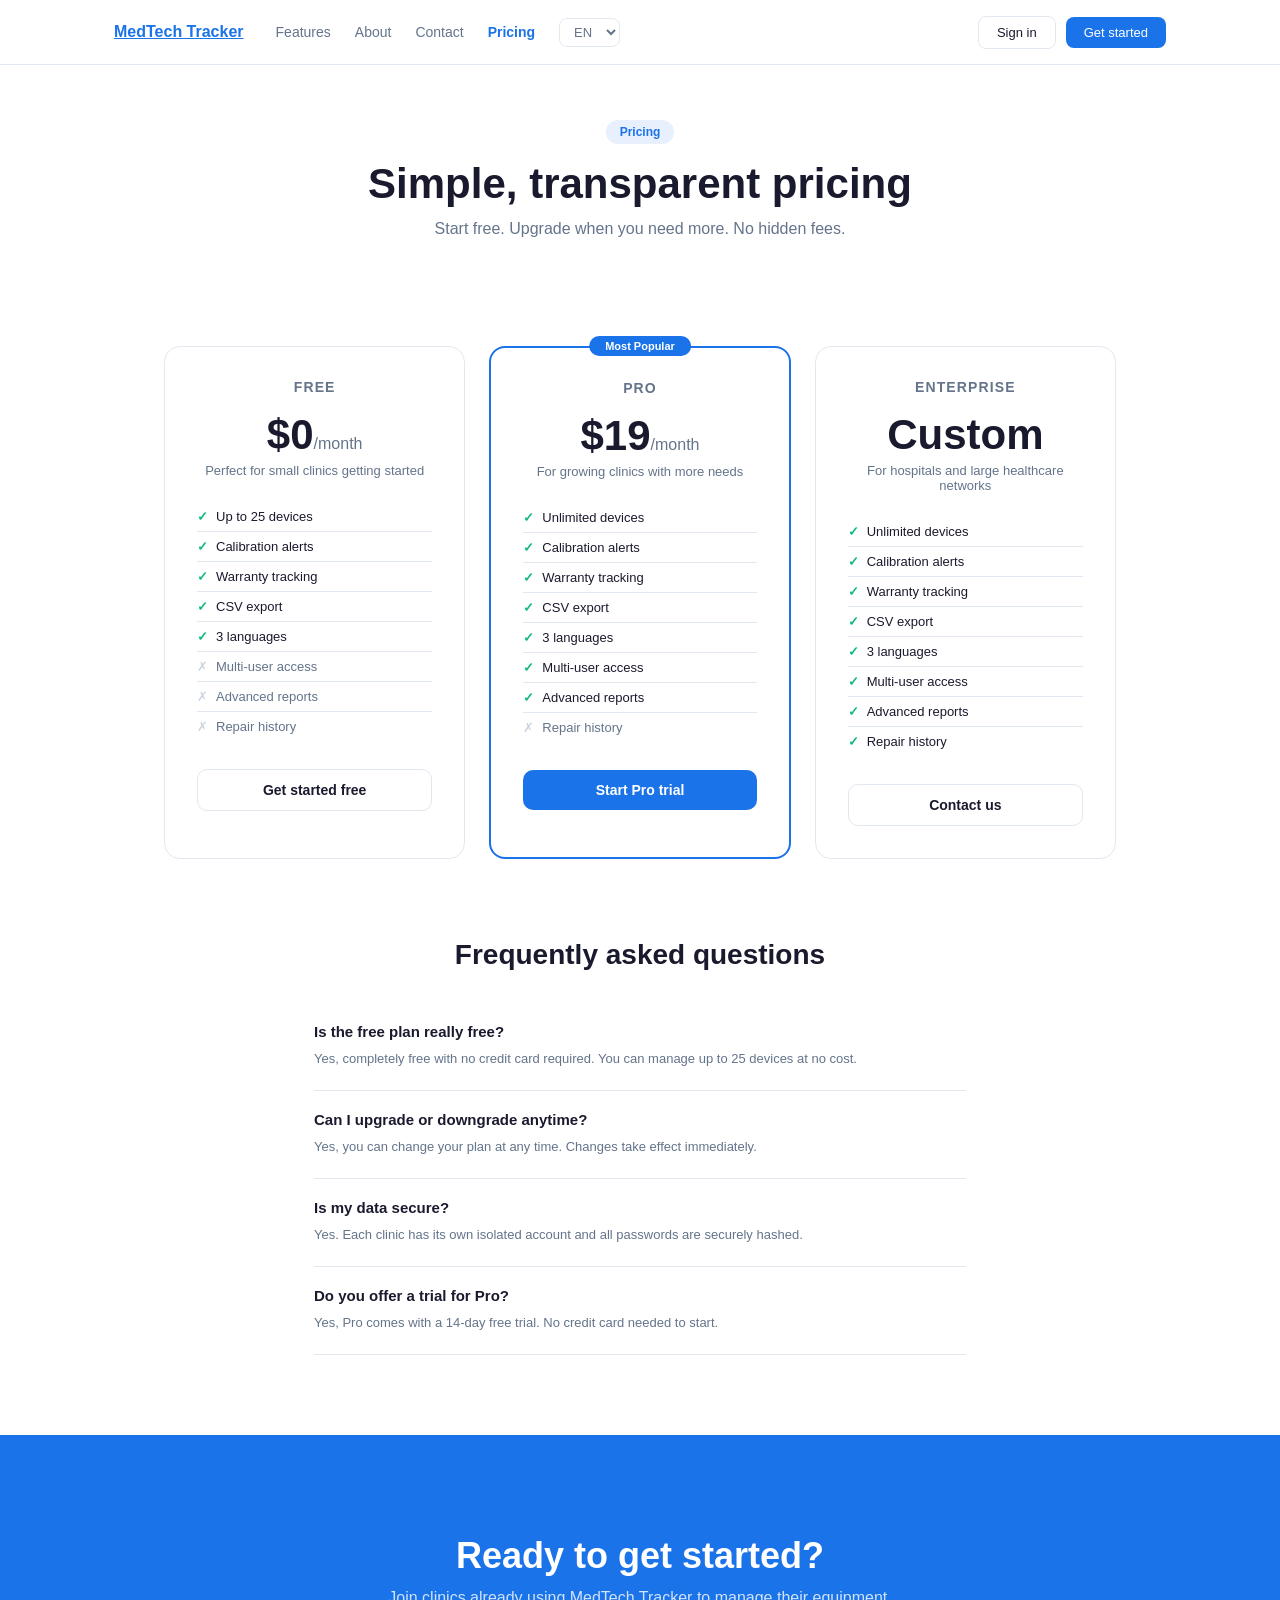
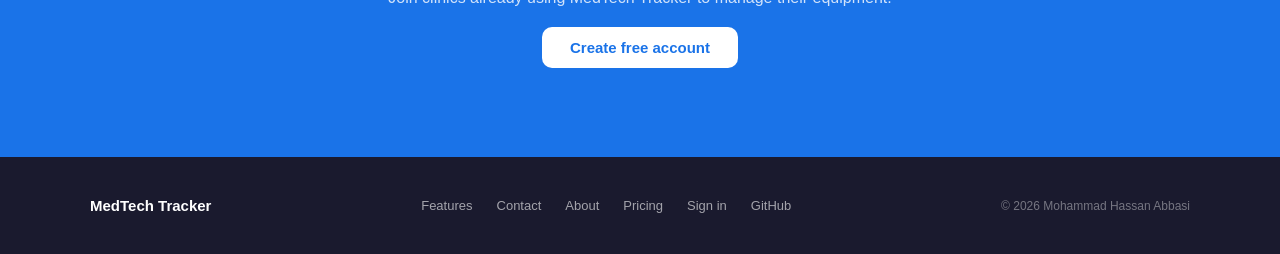
<file: dashboard.html>
<!DOCTYPE html>
<html lang="en" data-theme="light">
<head>
    <link rel="apple-touch-icon" href="icons/icon-192.png">
    <link rel="apple-touch-startup-image" href="icons/icon-512.png">
    <link rel="manifest" href="manifest.json">
    <meta name="theme-color" content="#1a73e8">
    <meta name="apple-mobile-web-app-capable" content="yes">
    <meta name="apple-mobile-web-app-title" content="MedTracker">
    <meta name="apple-mobile-web-app-status-bar-style" content="default">
    <meta charset="UTF-8">
    <meta name="viewport" content="width=device-width, initial-scale=1.0">
    <title>MedTech Tracker — Dashboard</title>
    <link rel="stylesheet" href="style.css?v=1.6.5">
</head>
<body>
<div class="ios-install-banner" id="iosInstallBanner" style="display:none;">
    <div class="ios-banner-content">
        <span class="ios-banner-icon">📲</span>
        <div class="ios-banner-text">
            <strong data-i18n="ios_install_title">Install MedTech Tracker</strong>
            <span data-i18n="ios_install_desc">Tap Share → Add to Home Screen for the best experience</span>
        </div>
        <button class="ios-banner-close" onclick="closeIOSBanner()">✕</button>
    </div>
</div>
<div class="spinner-overlay" id="spinnerOverlay">
    <div class="spinner"></div>
    <div class="spinner-text" id="spinnerText">Loading...</div>
</div>

<div class="app-layout">

    <!-- SIDEBAR OVERLAY (mobile) -->
    <div class="sidebar-overlay" id="sidebarOverlay" onclick="closeSidebar()"></div>

    <!-- SIDEBAR -->
    <aside class="sidebar" id="sidebar">
        <div class="sidebar-logo">
            <span>MedTech Tracker</span>
            <small>Medical Equipment Management</small>
        </div>

        <nav class="sidebar-nav">
            <div class="nav-section">Main</div>
            <button class="nav-item active" onclick="showPage('dashboard')">
                <span class="nav-icon">📊</span>
                <span data-i18n="nav_dashboard">Dashboard</span>
            </button>
            <button class="nav-item" onclick="showPage('equipment')">
                <span class="nav-icon">🔧</span>
                <span data-i18n="nav_equipment">Equipment</span>
            </button>

            <div class="nav-section">Management</div>
            <button class="nav-item" onclick="showPage('warranty')">
                <span class="nav-icon">🛡️</span>
                <span data-i18n="nav_warranty">Warranty</span>
            </button>
            <button class="nav-item" onclick="showPage('maintenance')">
                <span class="nav-icon">🛠️</span>
                <span data-i18n="nav_maintenance">Maintenance</span>
            </button>
            <button class="nav-item" onclick="showPage('reports')">
                <span class="nav-icon">📈</span>
                <span data-i18n="nav_reports">Reports</span>
            </button>

            <div class="nav-section">Other</div>
            <button class="nav-item" onclick="showPage('about')">
                <span class="nav-icon">ℹ️</span>
                <span data-i18n="nav_about">About</span>
            </button>

            <div class="nav-section">Account</div>
            <button class="nav-item" onclick="showPage('settings')">
                <span class="nav-icon">⚙️</span>
                <span data-i18n="nav_settings">Settings</span>
            </button>
        </nav>

        <div class="sidebar-footer">
            <div class="user-card">
                <div class="user-avatar" id="userAvatar">?</div>
                <div class="user-info-sidebar">
                    <div class="user-name" id="userName">...</div>
                    <div class="user-clinic-name" id="userClinic">...</div>
                </div>
                <button class="logout-icon" onclick="logout()" title="Sign out">⏻</button>
            </div>
        </div>
    </aside>

    <!-- MAIN -->
    <div class="main-content">

        <!-- HEADER -->
        <header class="main-header">
            <button class="hamburger" onclick="toggleSidebar()">
                <span></span><span></span><span></span>
            </button>
            <div class="header-title" id="pageTitle">Dashboard</div>
            <div class="welcome-msg" id="welcomeMsg"></div>
            <div class="header-actions-right">
                <select class="lang-switcher" onchange="changeLanguage(this.value)">
                    <option value="en">EN</option>
                    <option value="de">DE</option>
                    <option value="fa">FA</option>
                </select>
                <button class="theme-toggle" onclick="toggleTheme()">
                    <span class="theme-icon">🌙</span>
                </button>
            </div>
        </header>

        <!-- PAGES -->
        <div class="page-content">

            <!-- DASHBOARD PAGE -->
            <div id="page-dashboard">
                <div class="stats">
                    <div class="card">
                        <h3 data-i18n="stat_total">Total Equipment</h3>
                        <p class="number" id="statTotal">0</p>
                    </div>
                    <div class="card">
                        <h3 data-i18n="stat_active">Active</h3>
                        <p class="number good" id="statActive">0</p>
                    </div>
                    <div class="card">
                        <h3 data-i18n="stat_maintenance">Needs Check</h3>
                        <p class="number warning" id="statNeeds">0</p>
                    </div>
                    <div class="card">
                        <h3 data-i18n="stat_out">Out of Service</h3>
                        <p class="number danger" id="statOut">0</p>
                    </div>
                </div>

                <div class="quick-actions">
                    <h2 data-i18n="quick_actions">Quick Actions</h2>
                    <div class="qa-grid">
                        <button class="qa-btn" onclick="showPageDirect('equipment'); setTimeout(toggleModal, 100)">
                            <span class="qa-icon">➕</span>
                            <span data-i18n="qa_add_equipment">Add Equipment</span>
                        </button>
                        <button class="qa-btn" onclick="showPageDirect('maintenance'); setTimeout(toggleRepairModal, 100)">
                            <span class="qa-icon">🛠️</span>
                            <span data-i18n="qa_add_repair">Log Repair</span>
                        </button>
                        <button class="qa-btn" onclick="showPageDirect('equipment')">
                            <span class="qa-icon">🔧</span>
                            <span data-i18n="qa_view_equipment">View Equipment</span>
                        </button>
                        <button class="qa-btn" onclick="showPageDirect('warranty')">
                            <span class="qa-icon">🛡️</span>
                            <span data-i18n="qa_view_warranty">Warranty Status</span>
                        </button>
                    </div>
                </div>

                <div class="chart-section">
                    <div class="chart-card">
                        <h2 data-i18n="chart_title">Equipment Status Overview</h2>
                        <div class="chart-container">
                            <canvas id="statusChart"></canvas>
                        </div>
                    </div>
                </div>

                <div class="alerts-section" id="alertsSection" style="display:none;">
                    <div class="alert-card">
                        <h2 data-i18n="alerts_title">⚠️ Calibration Alerts</h2>
                        <ul id="alertsList"></ul>
                    </div>
                </div>

                <div class="alerts-section" id="warrantyAlertsSection" style="display:none;">
                    <div class="alert-card warranty-alert-card">
                        <h2 data-i18n="warranty_alerts_title">🛡️ Warranty Alerts</h2>
                        <ul id="warrantyAlertsList"></ul>
                    </div>
                </div>

                <div class="upcoming-section">
                    <div class="upcoming-header">
                        <h2 data-i18n="upcoming_title">Upcoming Calibrations</h2>
                        <span class="upcoming-badge" id="upcomingCount">0</span>
                    </div>
                    <div id="upcomingList" class="upcoming-list">
                        <div class="no-results" data-i18n="upcoming_empty">No upcoming calibrations in the next 30 days.</div>
                    </div>
                </div>
            </div>

            <!-- EQUIPMENT PAGE -->
            <div id="page-equipment" style="display:none;">
                <div class="equipment-list">
                    <div class="list-header">
                        <h2 data-i18n="equipment_title">Equipment List</h2>
                        <div class="list-controls">
                            <input type="text" id="searchInput" data-i18n-placeholder="search_placeholder" placeholder="Search equipment..." oninput="filterTable()" />
                            <select id="statusFilter" onchange="filterTable()">
                                <option value="all" data-i18n="filter_all">All Status</option>
                                <option value="Active" data-i18n="status_active">Active</option>
                                <option value="Needs Check" data-i18n="status_needs_check">Needs Check</option>
                                <option value="Out of Service" data-i18n="status_out">Out of Service</option>
                            </select>
                            <button class="export-btn" onclick="exportCSV()" data-i18n="btn_export">⬇ Export CSV</button>
                            <button class="add-btn" onclick="toggleModal()" data-i18n="btn_add">+ Add Equipment</button>
                        </div>
                    </div>

                    <table id="equipmentTable">
                        <thead>
                            <tr>
                                <th data-i18n="col_device">Device</th>
                                <th data-i18n="col_location">Location</th>
                                <th data-i18n="col_date">Last Calibration</th>
                                <th data-i18n="col_next_date">Next Calibration</th>
                                <th data-i18n="col_status">Status</th>
                                <th data-i18n="col_warranty">Warranty</th>
                                <th></th>
                            </tr>
                        </thead>
                        <tbody id="equipmentBody"></tbody>
                    </table>
                </div>
            </div>

            <!-- WARRANTY PAGE -->
            <div id="page-warranty" style="display:none;">
                <div class="equipment-list">
                    <div class="list-header">
                        <h2 data-i18n="warranty_page_title">Warranty Management</h2>
                    </div>
                    <table>
                        <thead>
                            <tr>
                                <th data-i18n="col_device">Device</th>
                                <th data-i18n="col_location">Location</th>
                                <th data-i18n="form_purchase">Purchase Date</th>
                                <th data-i18n="form_warranty">Warranty Expiry</th>
                                <th data-i18n="col_warranty">Status</th>
                            </tr>
                        </thead>
                        <tbody id="warrantyBody"></tbody>
                    </table>
                </div>
            </div>

            <!-- MAINTENANCE PAGE -->
            <div id="page-maintenance" style="display:none;">
                <div class="equipment-list">
                    <div class="list-header">
                        <h2 data-i18n="maintenance_title">Repair History</h2>
                        <div class="list-controls">
                            <select id="repairEquipmentFilter" onchange="loadRepairs()">
                                <option value="" data-i18n="repair_select_device">Select device...</option>
                            </select>
                            <button class="add-btn" onclick="toggleRepairModal()" data-i18n="btn_add_repair">+ Add Repair</button>
                        </div>
                    </div>

                    <div id="repairsList">
                        <div class="no-results" data-i18n="repair_select_prompt">Select a device to view its repair history.</div>
                    </div>
                </div>
            </div>

            <!-- REPORTS PAGE -->
            <div id="page-reports" style="display:none;">
                <div class="reports-grid">
                    <!-- Stats Summary -->
                    <div class="report-card full-width">
                        <h2 data-i18n="report_summary">Summary</h2>
                        <div class="report-stats">
                            <div class="report-stat">
                                <div class="report-stat-num" id="reportTotal">0</div>
                                <div class="report-stat-label" data-i18n="stat_total">Total Equipment</div>
                            </div>
                            <div class="report-stat">
                                <div class="report-stat-num good" id="reportActive">0</div>
                                <div class="report-stat-label" data-i18n="stat_active">Active</div>
                            </div>
                            <div class="report-stat">
                                <div class="report-stat-num warning" id="reportNeeds">0</div>
                                <div class="report-stat-label" data-i18n="stat_maintenance">Needs Check</div>
                            </div>
                            <div class="report-stat">
                                <div class="report-stat-num danger" id="reportOut">0</div>
                                <div class="report-stat-label" data-i18n="stat_out">Out of Service</div>
                            </div>
                            <div class="report-stat">
                                <div class="report-stat-num" id="reportRepairs">0</div>
                                <div class="report-stat-label" data-i18n="report_total_repairs">Total Repairs</div>
                            </div>
                            <div class="report-stat">
                                <div class="report-stat-num warning" id="reportWarrantyExpiring">0</div>
                                <div class="report-stat-label" data-i18n="report_warranty_expiring">Warranty Expiring</div>
                            </div>
                        </div>
                    </div>

                    <!-- Status Chart -->
                    <div class="report-card">
                        <h2 data-i18n="chart_title">Equipment Status</h2>
                        <div class="report-chart-container">
                            <canvas id="reportStatusChart"></canvas>
                        </div>
                    </div>

                    <!-- Warranty Chart -->
                    <div class="report-card">
                        <h2 data-i18n="report_warranty_status">Warranty Status</h2>
                        <div class="report-chart-container">
                            <canvas id="reportWarrantyChart"></canvas>
                        </div>
                    </div>

                    <!-- Repair Cost Chart -->
                    <div class="report-card full-width">
                        <h2 data-i18n="report_repair_cost">Repair Costs</h2>
                        <div class="report-chart-container-wide">
                            <canvas id="reportRepairChart"></canvas>
                        </div>
                    </div>

                    <!-- Upcoming Calibrations Table -->
                    <div class="report-card full-width">
                        <h2 data-i18n="upcoming_title">Upcoming Calibrations</h2>
                        <table class="report-table">
                            <thead>
                                <tr>
                                    <th data-i18n="col_device">Device</th>
                                    <th data-i18n="col_location">Location</th>
                                    <th data-i18n="col_next_date">Next Calibration</th>
                                    <th data-i18n="col_status">Status</th>
                                    <th data-i18n="report_days_left">Days Left</th>
                                </tr>
                            </thead>
                            <tbody id="reportCalibrationBody"></tbody>
                        </table>
                    </div>
                </div>
            </div>

            <!-- ABOUT PAGE -->
            <div id="page-about" style="display:none;">
                <div class="about-card">
                    <div class="about-header">
                        <div class="about-avatar">MHA</div>
                        <div>
                            <h1>MedTech Tracker</h1>
                            <p class="about-version">v1.6.5 — June 2026</p>
                        </div>
                    </div>
                    <div class="about-section">
                        <h2 data-i18n="about_project_title">About the Project</h2>
                        <p data-i18n="about_project_text">MedTech Tracker is a web-based system for managing medical equipment in clinical environments.</p>
                    </div>
                    <div class="about-section">
                        <h2 data-i18n="about_dev_title">About the Developer</h2>
                        <p data-i18n="about_dev_text">Developed by Mohammad Hassan Abbasi, a Biomedical Engineer with over 8 years of experience.</p>
                    </div>
                    <div class="about-section">
                        <h2 data-i18n="about_tech_title">Tech Stack</h2>
                        <div class="tech-tags">
                            <span>HTML5</span><span>CSS3</span><span>JavaScript</span>
                            <span>PHP 8</span><span>MySQL</span><span>Chart.js</span>
                        </div>
                    </div>
                    <div class="about-links">
                        <a href="https://www.kayazh.com" target="_blank">🌐 kayazh.com</a>
                        <a href="https://www.linkedin.com/in/mhabbasii/" target="_blank">💼 LinkedIn</a>
                        <a href="https://github.com/mha-medtech" target="_blank">🐙 GitHub</a>
                    </div>
                </div>
            </div>

            <!-- SETTINGS PAGE -->
            <div id="page-settings" style="display:none;">
                <div class="settings-wrap">
                    <div class="settings-card">
                        <div class="settings-card-header">
                            <div class="settings-avatar" id="settingsAvatar">?</div>
                            <div>
                                <div class="settings-name" id="settingsName">...</div>
                                <div class="settings-email" id="settingsEmail">...</div>
                            </div>
                        </div>
                    </div>

                    <div class="settings-card">
                        <h3 data-i18n="settings_profile">Profile Information</h3>
                        <div class="form-row">
                            <div class="form-group">
                                <label data-i18n="settings_name">Full Name</label>
                                <input type="text" id="settingsFullName" />
                            </div>
                            <div class="form-group">
                                <label data-i18n="settings_clinic">Clinic Name</label>
                                <input type="text" id="settingsClinicName" />
                            </div>
                        </div>
                        <div class="form-row">
                            <div class="form-group">
                                <label data-i18n="settings_phone">Phone</label>
                                <input type="text" id="settingsPhone" placeholder="+98..." />
                            </div>
                            <div class="form-group">
                                <label data-i18n="settings_city">City</label>
                                <input type="text" id="settingsCity" placeholder="e.g. Kerman" />
                            </div>
                        </div>
                        <div class="form-group" style="margin-bottom:16px;">
                            <label data-i18n="settings_address">Address</label>
                            <textarea id="settingsAddress" rows="2" style="width:100%;padding:9px 12px;border:1px solid var(--border);border-radius:8px;font-size:13px;background:var(--bg);color:var(--text);resize:vertical;outline:none;"></textarea>
                        </div>
                        <div class="form-actions" style="justify-content:flex-start;">
                            <button class="save-btn" onclick="saveProfile()" data-i18n="settings_save">Save Changes</button>
                            <span class="settings-msg" id="profileMsg"></span>
                        </div>
                    </div>

                    <div class="settings-card">
                        <h3 data-i18n="settings_password">Change Password</h3>
                        <div class="form-row">
                            <div class="form-group">
                                <label data-i18n="settings_current_pass">Current Password</label>
                                <input type="password" id="currentPassword" placeholder="••••••••" />
                            </div>
                            <div class="form-group">
                                <label data-i18n="settings_new_pass">New Password</label>
                                <input type="password" id="newPassword" placeholder="Min. 6 characters" />
                            </div>
                        </div>
                        <div class="form-actions" style="justify-content:flex-start;">
                            <button class="save-btn" onclick="savePassword()" data-i18n="settings_save_pass">Update Password</button>
                            <span class="settings-msg" id="passwordMsg"></span>
                        </div>
                    </div>

                    <div class="settings-card danger-card">
                        <h3 data-i18n="settings_danger">Danger Zone</h3>
                        <p data-i18n="settings_logout_all">Sign out from all devices</p>
                        <button class="danger-btn" onclick="logout()" data-i18n="settings_signout">Sign out</button>
                    </div>
                </div>
            </div>

        </div>

        <!-- MODAL -->
        <div class="modal-overlay" id="modalOverlay">
            <div class="modal">
                <div class="modal-header">
                    <h3 data-i18n="modal_title">Add New Equipment</h3>
                    <button class="close-btn" onclick="toggleModal()">✕</button>
                </div>
                <div class="form-row">
                    <div class="form-group">
                        <label data-i18n="form_name">Device Name</label>
                        <input type="text" id="deviceName" placeholder="e.g. ECG Monitor" />
                    </div>
                    <div class="form-group">
                        <label data-i18n="form_location">Location</label>
                        <input type="text" id="deviceLocation" placeholder="e.g. ICU - Room 3" />
                    </div>
                </div>
                <div class="form-row">
                    <div class="form-group">
                        <label data-i18n="form_date">Last Calibration</label>
                        <input type="date" id="deviceDate" />
                    </div>
                    <div class="form-group">
                        <label data-i18n="form_next_date">Next Calibration</label>
                        <input type="date" id="deviceNextDate" />
                    </div>
                </div>
                <div class="form-row">
                    <div class="form-group">
                        <label data-i18n="form_purchase">Purchase Date</label>
                        <input type="date" id="devicePurchase" />
                    </div>
                    <div class="form-group">
                        <label data-i18n="form_warranty">Warranty Expiry</label>
                        <input type="date" id="deviceWarranty" />
                    </div>
                </div>
                <div class="form-row">
                    <div class="form-group">
                        <label data-i18n="form_status">Status</label>
                        <select id="deviceStatus">
                            <option value="Active">Active</option>
                            <option value="Needs Check">Needs Check</option>
                            <option value="Out of Service">Out of Service</option>
                        </select>
                    </div>
                </div>
                <div class="form-actions">
                    <button class="cancel-btn" onclick="toggleModal()" data-i18n="btn_cancel">Cancel</button>
                    <button class="save-btn" onclick="addEquipment()" data-i18n="btn_save">Save Equipment</button>
                </div>
            </div>
        </div>

        <footer>
            <p>Designed & Developed by
                <a href="https://www.linkedin.com/in/mhabbasii/" target="_blank">MH Abbasi</a>
                &nbsp;|&nbsp; v1.6.5
            </p>
        </footer>

    </div>
</div>

<script src="lang.js?v=1.6.5"></script>
<script src="auth.js?v=1.6.5"></script>
<script src="app.js?v=1.6.5"></script>

<!-- REPAIR MODAL -->
<div class="modal-overlay" id="repairModalOverlay">
    <div class="modal">
        <div class="modal-header">
            <h3 data-i18n="repair_modal_title">Add Repair Record</h3>
            <button class="close-btn" onclick="toggleRepairModal()">✕</button>
        </div>
        <div class="form-row">
            <div class="form-group">
                <label data-i18n="repair_device">Device</label>
                <select id="repairDevice"></select>
            </div>
            <div class="form-group">
                <label data-i18n="repair_date">Repair Date</label>
                <input type="date" id="repairDate" />
            </div>
        </div>
        <div class="form-row">
            <div class="form-group">
                <label data-i18n="repair_problem_type">Problem Type</label>
                <select id="repairProblemType">
                    <option value="Electrical" data-i18n="prob_electrical">Electrical</option>
                    <option value="Mechanical" data-i18n="prob_mechanical">Mechanical</option>
                    <option value="Software" data-i18n="prob_software">Software</option>
                    <option value="Calibration" data-i18n="prob_calibration">Calibration</option>
                    <option value="Periodic Service" data-i18n="prob_periodic">Periodic Service</option>
                </select>
            </div>
            <div class="form-group">
                <label data-i18n="repair_status_after">Status After</label>
                <select id="repairStatusAfter">
                    <option value="Resolved" data-i18n="repair_resolved">Resolved</option>
                    <option value="Needs Follow-up" data-i18n="repair_followup">Needs Follow-up</option>
                    <option value="Referred to Vendor" data-i18n="repair_vendor">Referred to Vendor</option>
                </select>
            </div>
        </div>
        <div class="form-row">
            <div class="form-group">
                <label data-i18n="repair_technician">Technician / Company</label>
                <input type="text" id="repairTechnician" placeholder="e.g. Siemens Service" />
            </div>
            <div class="form-group">
                <label data-i18n="repair_cost">Cost</label>
                <input type="number" id="repairCost" placeholder="0" min="0" />
            </div>
        </div>
        <div class="form-group" style="margin-bottom:12px;">
            <label data-i18n="repair_problem_desc">Problem Description</label>
            <textarea id="repairProblemDesc" rows="2" style="width:100%;padding:9px 12px;border:1px solid var(--border);border-radius:8px;font-size:13px;background:var(--bg);color:var(--text);resize:vertical;outline:none;" placeholder="Describe the problem..."></textarea>
        </div>
        <div class="form-group" style="margin-bottom:12px;">
            <label data-i18n="repair_action">Action Taken</label>
            <textarea id="repairActionTaken" rows="2" style="width:100%;padding:9px 12px;border:1px solid var(--border);border-radius:8px;font-size:13px;background:var(--bg);color:var(--text);resize:vertical;outline:none;" placeholder="Describe the action taken..."></textarea>
        </div>
        <div class="form-group" style="margin-bottom:12px;">
            <label data-i18n="repair_invoice">Invoice Number</label>
            <input type="text" id="repairInvoice" placeholder="e.g. INV-2026-001" />
        </div>
        <div class="form-actions">
            <button class="cancel-btn" onclick="toggleRepairModal()" data-i18n="btn_cancel">Cancel</button>
            <button class="save-btn" onclick="addRepair()" data-i18n="btn_save_repair">Save Record</button>
        </div>
    </div>
</div>

<script>
if ('serviceWorker' in navigator) {
    navigator.serviceWorker.register('/sw.js')
        .then(() => console.log('SW registered'))
        .catch(err => console.log('SW error:', err));
}
</script>
</body>
</html>
</file>
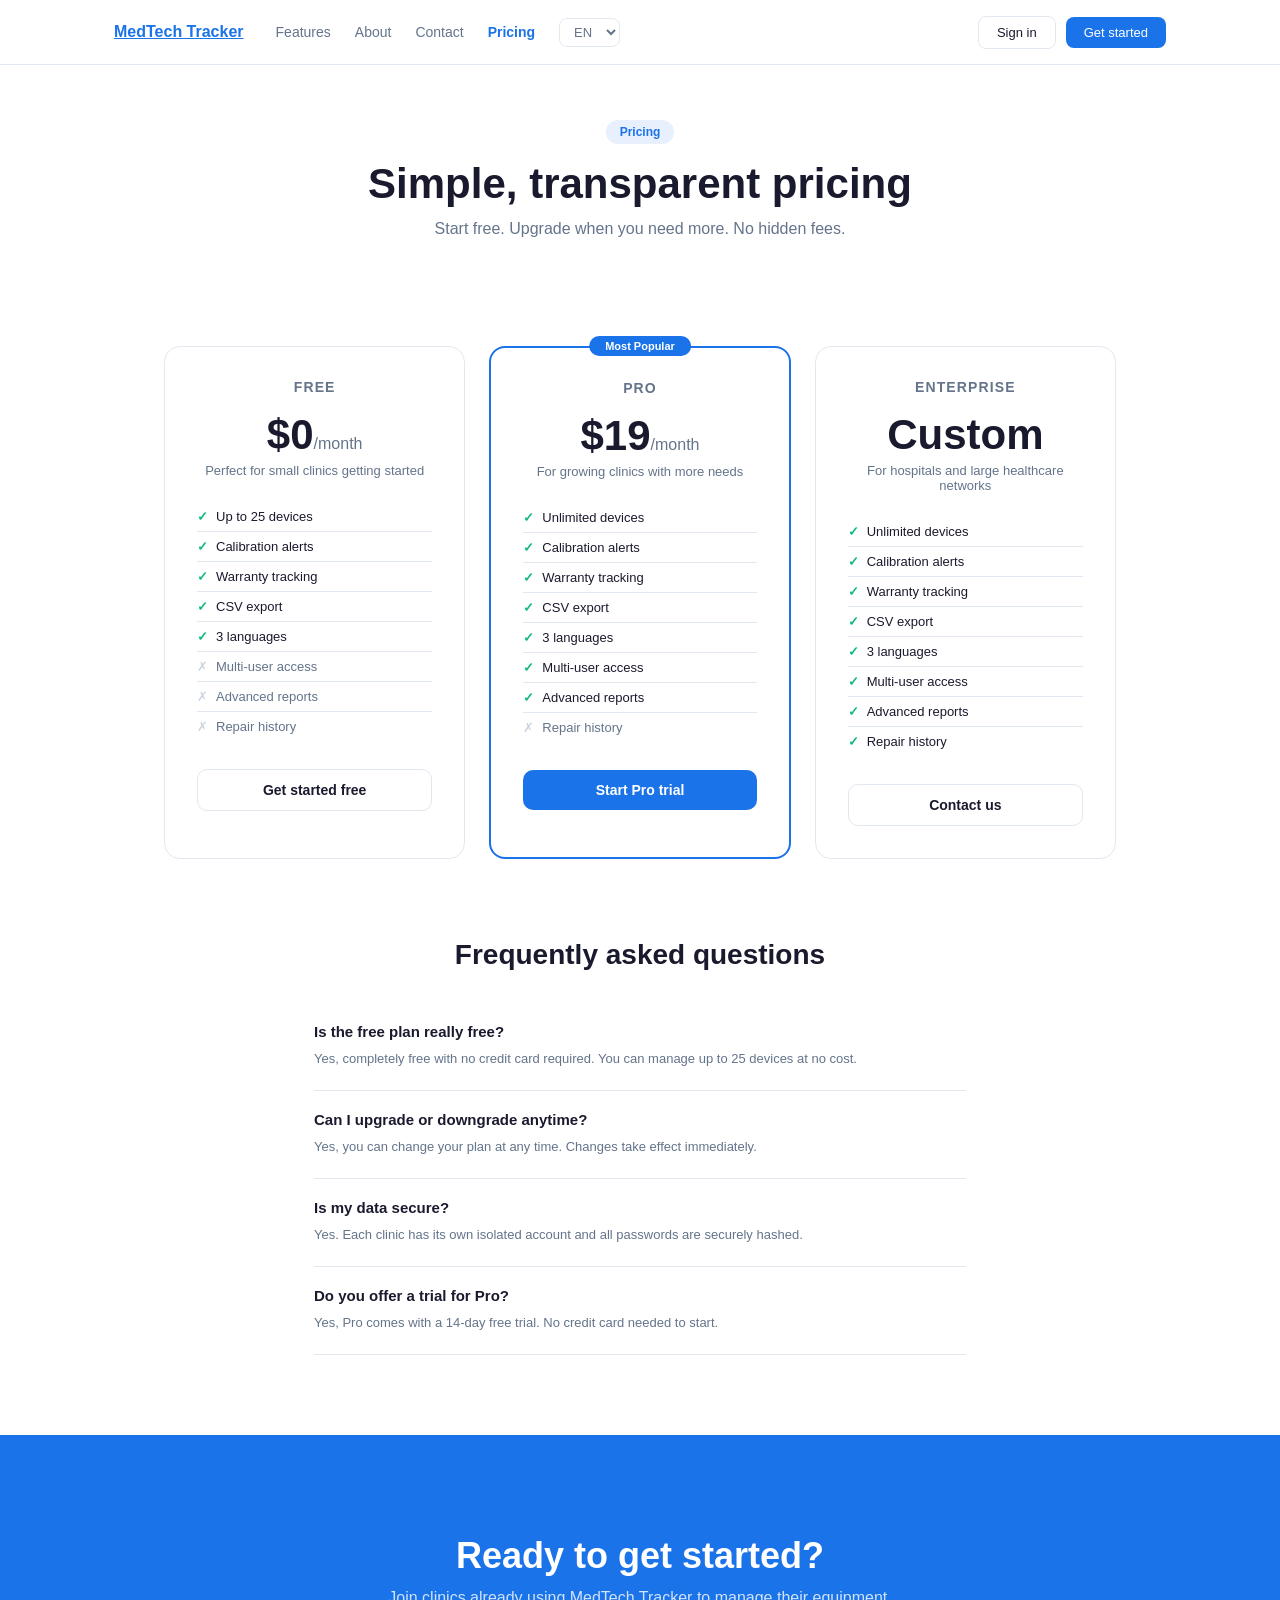
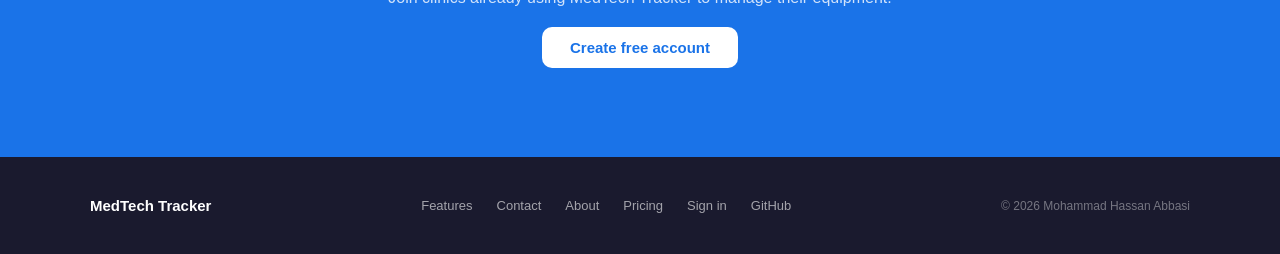
<file: login.html>
<!DOCTYPE html>
<html lang="en">
<head>
    <meta charset="UTF-8">
    <meta name="viewport" content="width=device-width, initial-scale=1.0">
    <title>MedTech Tracker — Pricing</title>
    <link rel="stylesheet" href="landing.css?v=1.6.5">
    <style>
        .pricing-hero {
            padding: 120px 24px 60px;
            text-align: center;
        }

        .pricing-hero h1 {
            font-size: 42px;
            font-weight: 700;
            color: var(--text);
            margin-bottom: 12px;
        }

        .pricing-hero p {
            font-size: 16px;
            color: var(--muted);
            max-width: 500px;
            margin: 0 auto 48px;
        }

        .pricing-grid {
            display: grid;
            grid-template-columns: repeat(3, 1fr);
            gap: 24px;
            max-width: 1000px;
            margin: 0 auto;
            padding: 0 24px 80px;
        }

        .pricing-card {
            background: white;
            border: 1px solid var(--border);
            border-radius: 16px;
            padding: 32px;
            text-align: center;
            position: relative;
            transition: box-shadow 0.2s;
        }

        .pricing-card:hover {
            box-shadow: 0 12px 40px rgba(0,0,0,0.08);
        }

        .pricing-card.featured {
            border-color: var(--blue);
            border-width: 2px;
        }

        .featured-badge {
            position: absolute;
            top: -12px;
            left: 50%;
            transform: translateX(-50%);
            background: var(--blue);
            color: white;
            font-size: 11px;
            font-weight: 600;
            padding: 4px 16px;
            border-radius: 20px;
            white-space: nowrap;
        }

        .plan-name {
            font-size: 14px;
            font-weight: 600;
            color: var(--muted);
            text-transform: uppercase;
            letter-spacing: 0.08em;
            margin-bottom: 16px;
        }

        .plan-price {
            font-size: 42px;
            font-weight: 700;
            color: var(--text);
            margin-bottom: 4px;
        }

        .plan-price span {
            font-size: 16px;
            font-weight: 400;
            color: var(--muted);
        }

        .plan-desc {
            font-size: 13px;
            color: var(--muted);
            margin-bottom: 24px;
        }

        .plan-features {
            list-style: none;
            text-align: left;
            margin-bottom: 28px;
        }

        .plan-features li {
            font-size: 13px;
            color: var(--text);
            padding: 7px 0;
            border-bottom: 1px solid var(--border);
            display: flex;
            align-items: center;
            gap: 8px;
        }

        .plan-features li:last-child { border-bottom: none; }

        .plan-features li.yes::before { content: '✓'; color: #10b981; font-weight: 700; }
        .plan-features li.no::before { content: '✗'; color: #cbd5e1; }
        .plan-features li.no { color: var(--muted); }

        .plan-btn {
            display: block;
            width: 100%;
            padding: 12px;
            border-radius: 10px;
            font-size: 14px;
            font-weight: 600;
            text-decoration: none;
            transition: opacity 0.2s;
            border: none;
            cursor: pointer;
        }

        .plan-btn.outline {
            border: 1px solid var(--border);
            color: var(--text);
            background: transparent;
        }

        .plan-btn.outline:hover { border-color: var(--blue); color: var(--blue); }

        .plan-btn.solid {
            background: var(--blue);
            color: white;
        }

        .plan-btn.solid:hover { opacity: 0.9; }

        .pricing-faq {
            max-width: 700px;
            margin: 0 auto;
            padding: 0 24px 80px;
        }

        .pricing-faq h2 {
            font-size: 28px;
            font-weight: 700;
            color: var(--text);
            margin-bottom: 32px;
            text-align: center;
        }

        .faq-item {
            border-bottom: 1px solid var(--border);
            padding: 20px 0;
        }

        .faq-q {
            font-size: 15px;
            font-weight: 600;
            color: var(--text);
            margin-bottom: 8px;
        }

        .faq-a {
            font-size: 13px;
            color: var(--muted);
            line-height: 1.7;
        }

        @media (max-width: 768px) {
            .pricing-grid { grid-template-columns: 1fr; }
            .pricing-hero h1 { font-size: 28px; }
        }
    </style>
</head>
<body>

<header>
    <div class="header-inner">
        <a href="index.html" class="logo">MedTech Tracker</a>
        <nav class="nav">
            <a href="index.html#features" data-i18n="nav_features">Features</a>
            <a href="about.html" data-i18n="nav_about_link">About</a>
            <a href="contact.html" data-i18n="nav_contact">Contact</a>
            <a href="pricing.html" style="color: var(--blue); font-weight:600;">Pricing</a>
            <select class="lang-select" onchange="changeLang(this.value)">
                <option value="en">EN</option>
                <option value="de">DE</option>
                <option value="fa">FA</option>
            </select>
        </nav>
        <div class="header-actions" id="headerActions">
            <a href="login.html" class="btn-outline" data-i18n="nav_login">Sign in</a>
            <a href="login.html" class="btn-solid" data-i18n="nav_register">Get started</a>
        </div>
        <button class="hamburger" onclick="toggleMenu()">
            <span></span><span></span><span></span>
        </button>
    </div>
    <div class="mobile-menu" id="mobileMenu">
        <a href="index.html#features" data-i18n="nav_features">Features</a>
        <a href="about.html" data-i18n="nav_about_link">About</a>
        <a href="contact.html" data-i18n="nav_contact">Contact</a>
        <a href="pricing.html">Pricing</a>
        <a href="login.html" data-i18n="nav_login">Sign in</a>
        <a href="login.html" class="btn-solid" data-i18n="nav_register">Get started</a>
        <div class="mobile-lang">
            <button onclick="changeLang('en')" class="lang-btn">EN</button>
            <button onclick="changeLang('de')" class="lang-btn">DE</button>
            <button onclick="changeLang('fa')" class="lang-btn">FA</button>
        </div>
    </div>
</header>

<section class="pricing-hero">
    <div class="section-badge" data-i18n="pricing_badge">Pricing</div>
    <h1 data-i18n="pricing_title">Simple, transparent pricing</h1>
    <p data-i18n="pricing_sub">Start free. Upgrade when you need more. No hidden fees.</p>
</section>

<div class="pricing-grid">
    <div class="pricing-card">
        <div class="plan-name" data-i18n="plan_free_name">Free</div>
        <div class="plan-price">$0<span data-i18n="plan_per_month">/month</span></div>
        <div class="plan-desc" data-i18n="plan_free_desc">Perfect for small clinics getting started</div>
        <ul class="plan-features">
            <li class="yes" data-i18n="feat_devices_25">Up to 25 devices</li>
            <li class="yes" data-i18n="feat_calibration">Calibration alerts</li>
            <li class="yes" data-i18n="feat_warranty">Warranty tracking</li>
            <li class="yes" data-i18n="feat_export">CSV export</li>
            <li class="yes" data-i18n="feat_multilang">3 languages</li>
            <li class="no" data-i18n="feat_multi_user">Multi-user access</li>
            <li class="no" data-i18n="feat_reports">Advanced reports</li>
            <li class="no" data-i18n="feat_repair">Repair history</li>
        </ul>
        <a href="login.html" class="plan-btn outline" data-i18n="plan_free_btn">Get started free</a>
    </div>

    <div class="pricing-card featured">
        <div class="featured-badge" data-i18n="plan_popular">Most Popular</div>
        <div class="plan-name" data-i18n="plan_pro_name">Pro</div>
        <div class="plan-price">$19<span data-i18n="plan_per_month">/month</span></div>
        <div class="plan-desc" data-i18n="plan_pro_desc">For growing clinics with more needs</div>
        <ul class="plan-features">
            <li class="yes" data-i18n="feat_devices_unlimited">Unlimited devices</li>
            <li class="yes" data-i18n="feat_calibration">Calibration alerts</li>
            <li class="yes" data-i18n="feat_warranty">Warranty tracking</li>
            <li class="yes" data-i18n="feat_export">CSV export</li>
            <li class="yes" data-i18n="feat_multilang">3 languages</li>
            <li class="yes" data-i18n="feat_multi_user">Multi-user access</li>
            <li class="yes" data-i18n="feat_reports">Advanced reports</li>
            <li class="no" data-i18n="feat_repair">Repair history</li>
        </ul>
        <a href="login.html" class="plan-btn solid" data-i18n="plan_pro_btn">Start Pro trial</a>
    </div>

    <div class="pricing-card">
        <div class="plan-name" data-i18n="plan_enterprise_name">Enterprise</div>
        <div class="plan-price" data-i18n="plan_enterprise_price">Custom</div>
        <div class="plan-desc" data-i18n="plan_enterprise_desc">For hospitals and large healthcare networks</div>
        <ul class="plan-features">
            <li class="yes" data-i18n="feat_devices_unlimited">Unlimited devices</li>
            <li class="yes" data-i18n="feat_calibration">Calibration alerts</li>
            <li class="yes" data-i18n="feat_warranty">Warranty tracking</li>
            <li class="yes" data-i18n="feat_export">CSV export</li>
            <li class="yes" data-i18n="feat_multilang">3 languages</li>
            <li class="yes" data-i18n="feat_multi_user">Multi-user access</li>
            <li class="yes" data-i18n="feat_reports">Advanced reports</li>
            <li class="yes" data-i18n="feat_repair">Repair history</li>
        </ul>
        <a href="contact.html" class="plan-btn outline" data-i18n="plan_enterprise_btn">Contact us</a>
    </div>
</div>

<div class="pricing-faq">
    <h2 data-i18n="faq_title">Frequently asked questions</h2>

    <div class="faq-item">
        <div class="faq-q" data-i18n="faq1_q">Is the free plan really free?</div>
        <div class="faq-a" data-i18n="faq1_a">Yes, completely free with no credit card required. You can manage up to 25 devices at no cost.</div>
    </div>
    <div class="faq-item">
        <div class="faq-q" data-i18n="faq2_q">Can I upgrade or downgrade anytime?</div>
        <div class="faq-a" data-i18n="faq2_a">Yes, you can change your plan at any time. Changes take effect immediately.</div>
    </div>
    <div class="faq-item">
        <div class="faq-q" data-i18n="faq3_q">Is my data secure?</div>
        <div class="faq-a" data-i18n="faq3_a">Yes. Each clinic has its own isolated account and all passwords are securely hashed.</div>
    </div>
    <div class="faq-item">
        <div class="faq-q" data-i18n="faq4_q">Do you offer a trial for Pro?</div>
        <div class="faq-a" data-i18n="faq4_a">Yes, Pro comes with a 14-day free trial. No credit card needed to start.</div>
    </div>
</div>

<section class="cta">
    <div class="section-inner cta-inner">
        <h2 data-i18n="cta_title">Ready to get started?</h2>
        <p data-i18n="cta_sub">Join clinics already using MedTech Tracker.</p>
        <a href="login.html" class="btn-solid-lg" data-i18n="cta_btn">Create free account</a>
    </div>
</section>

<footer>
    <div class="footer-inner">
        <div class="footer-logo">MedTech Tracker</div>
        <div class="footer-links">
            <a href="index.html" data-i18n="nav_features">Features</a>
            <a href="contact.html" data-i18n="nav_contact">Contact</a>
            <a href="about.html" data-i18n="nav_about_link">About</a>
            <a href="pricing.html">Pricing</a>
            <a href="login.html" data-i18n="nav_login">Sign in</a>
            <a href="https://github.com/mha-medtech" target="_blank">GitHub</a>
        </div>
        <div class="footer-copy">© 2026 Mohammad Hassan Abbasi</div>
    </div>
</footer>

<script src="lang.js?v=1.6.5"></script>
<script src="landing.js?v=1.6.5"></script>
<script>
// Pricing translations
const pricingT = {
    en: {
        pricing_badge: "Pricing", pricing_title: "Simple, transparent pricing",
        pricing_sub: "Start free. Upgrade when you need more. No hidden fees.",
        plan_free_name: "Free", plan_per_month: "/month", plan_free_desc: "Perfect for small clinics getting started",
        plan_pro_name: "Pro", plan_pro_desc: "For growing clinics with more needs",
        plan_enterprise_name: "Enterprise", plan_enterprise_price: "Custom",
        plan_enterprise_desc: "For hospitals and large healthcare networks",
        plan_popular: "Most Popular",
        feat_devices_25: "Up to 25 devices", feat_devices_unlimited: "Unlimited devices",
        feat_calibration: "Calibration alerts", feat_warranty: "Warranty tracking",
        feat_export: "CSV export", feat_multilang: "3 languages",
        feat_multi_user: "Multi-user access", feat_reports: "Advanced reports",
        feat_repair: "Repair history",
        plan_free_btn: "Get started free", plan_pro_btn: "Start Pro trial",
        plan_enterprise_btn: "Contact us",
        faq_title: "Frequently asked questions",
        faq1_q: "Is the free plan really free?",
        faq1_a: "Yes, completely free with no credit card required. You can manage up to 25 devices at no cost.",
        faq2_q: "Can I upgrade or downgrade anytime?",
        faq2_a: "Yes, you can change your plan at any time. Changes take effect immediately.",
        faq3_q: "Is my data secure?",
        faq3_a: "Yes. Each clinic has its own isolated account and all passwords are securely hashed.",
        faq4_q: "Do you offer a trial for Pro?",
        faq4_a: "Yes, Pro comes with a 14-day free trial. No credit card needed to start.",
        nav_about_link: "About"
    },
    de: {
        pricing_badge: "Preise", pricing_title: "Einfache, transparente Preise",
        pricing_sub: "Kostenlos starten. Upgraden wenn nötig. Keine versteckten Gebühren.",
        plan_free_name: "Kostenlos", plan_per_month: "/Monat",
        plan_free_desc: "Perfekt für kleine Kliniken am Anfang",
        plan_pro_name: "Pro", plan_pro_desc: "Für wachsende Kliniken mit mehr Bedarf",
        plan_enterprise_name: "Enterprise", plan_enterprise_price: "Individuell",
        plan_enterprise_desc: "Für Krankenhäuser und große Gesundheitsnetzwerke",
        plan_popular: "Am beliebtesten",
        feat_devices_25: "Bis zu 25 Geräte", feat_devices_unlimited: "Unbegrenzte Geräte",
        feat_calibration: "Kalibrierungswarnungen", feat_warranty: "Garantieverfolgung",
        feat_export: "CSV-Export", feat_multilang: "3 Sprachen",
        feat_multi_user: "Mehrbenutzerzugang", feat_reports: "Erweiterte Berichte",
        feat_repair: "Reparaturverlauf",
        plan_free_btn: "Kostenlos starten", plan_pro_btn: "Pro testen",
        plan_enterprise_btn: "Kontakt",
        faq_title: "Häufig gestellte Fragen",
        faq1_q: "Ist der kostenlose Plan wirklich kostenlos?",
        faq1_a: "Ja, völlig kostenlos ohne Kreditkarte. Sie können bis zu 25 Geräte verwalten.",
        faq2_q: "Kann ich jederzeit upgraden oder downgraden?",
        faq2_a: "Ja, Sie können Ihren Plan jederzeit ändern. Änderungen werden sofort wirksam.",
        faq3_q: "Sind meine Daten sicher?",
        faq3_a: "Ja. Jede Klinik hat ein eigenes isoliertes Konto und alle Passwörter sind sicher gehasht.",
        faq4_q: "Gibt es eine Testversion für Pro?",
        faq4_a: "Ja, Pro wird mit einer 14-tägigen kostenlosen Testversion geliefert.",
        nav_about_link: "Über uns"
    },
    fa: {
        pricing_badge: "قیمت‌گذاری", pricing_title: "قیمت‌گذاری ساده و شفاف",
        pricing_sub: "رایگان شروع کنید. هر وقت نیاز داشتید ارتقا دهید. بدون هزینه‌های پنهان.",
        plan_free_name: "رایگان", plan_per_month: "/ماه",
        plan_free_desc: "مناسب برای کلینیک‌های کوچک",
        plan_pro_name: "حرفه‌ای", plan_pro_desc: "برای کلینیک‌های در حال رشد",
        plan_enterprise_name: "سازمانی", plan_enterprise_price: "سفارشی",
        plan_enterprise_desc: "برای بیمارستان‌ها و شبکه‌های بزرگ درمانی",
        plan_popular: "محبوب‌ترین",
        feat_devices_25: "تا ۲۵ دستگاه", feat_devices_unlimited: "دستگاه نامحدود",
        feat_calibration: "هشدارهای کالیبراسیون", feat_warranty: "پیگیری گارانتی",
        feat_export: "خروجی CSV", feat_multilang: "۳ زبان",
        feat_multi_user: "دسترسی چند کاربره", feat_reports: "گزارش‌های پیشرفته",
        feat_repair: "تاریخچه تعمیرات",
        plan_free_btn: "شروع رایگان", plan_pro_btn: "آزمایش حرفه‌ای",
        plan_enterprise_btn: "تماس با ما",
        faq_title: "سوالات متداول",
        faq1_q: "آیا پلن رایگان واقعاً رایگان است؟",
        faq1_a: "بله، کاملاً رایگان و بدون نیاز به کارت اعتباری. می‌توانید تا ۲۵ دستگاه مدیریت کنید.",
        faq2_q: "آیا می‌توانم در هر زمان ارتقا یا کاهش پلن دهم؟",
        faq2_a: "بله، می‌توانید در هر زمان پلن خود را تغییر دهید. تغییرات فوری اعمال می‌شوند.",
        faq3_q: "آیا داده‌های من امن است؟",
        faq3_a: "بله. هر کلینیک حساب جداگانه‌ای دارد و تمام رمزها به صورت امن رمزنگاری می‌شوند.",
        faq4_q: "آیا نسخه آزمایشی برای پلن حرفه‌ای وجود دارد؟",
        faq4_a: "بله، پلن حرفه‌ای با ۱۴ روز آزمایش رایگان ارائه می‌شود.",
        nav_about_link: "درباره ما"
    }
};

document.addEventListener('DOMContentLoaded', function() {
    const lang = getLang();
    const t = { ...landingTranslations[lang], ...pricingT[lang] };
    const isRtl = lang === 'fa';

    document.documentElement.setAttribute('dir', isRtl ? 'rtl' : 'ltr');
    document.querySelector('.lang-select').value = lang;

    document.querySelectorAll('[data-i18n]').forEach(el => {
        const key = el.getAttribute('data-i18n');
        if (t[key]) el.textContent = t[key];
    });
});
</script>
</body>
</html>
</file>
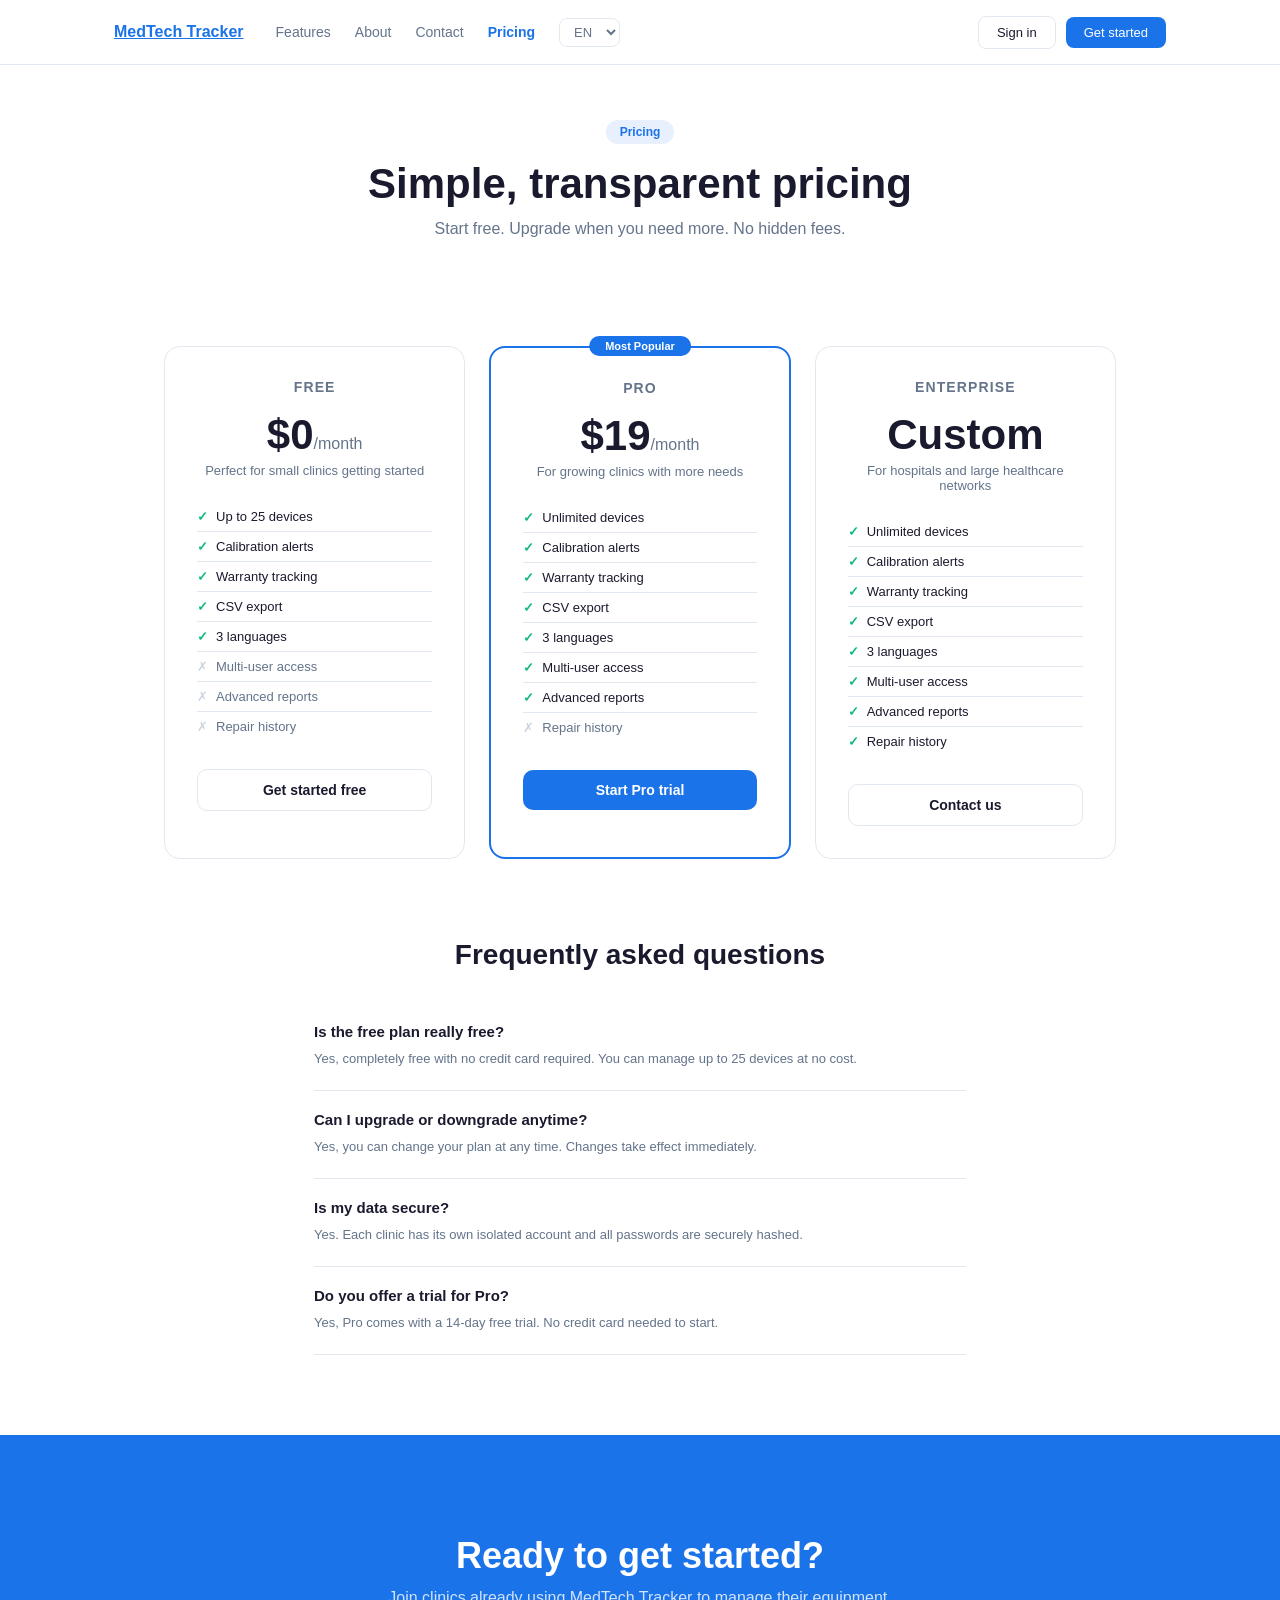
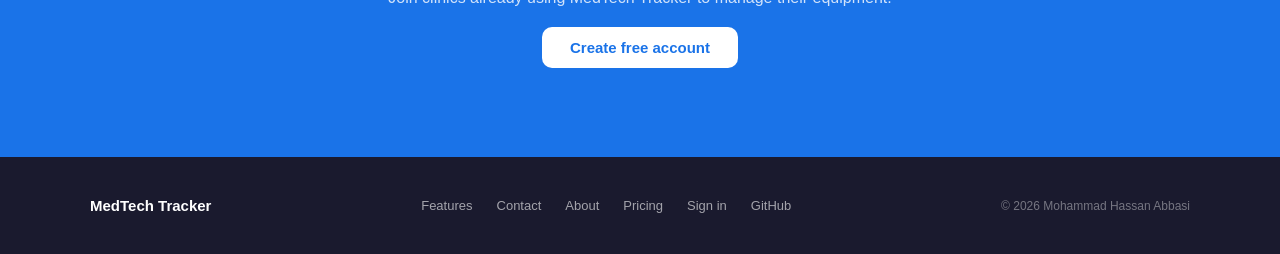
<file: pricing.html>
<!DOCTYPE html>
<html lang="en">
<head>
    <meta charset="UTF-8">
    <meta name="viewport" content="width=device-width, initial-scale=1.0">
    <title>MedTech Tracker — Pricing</title>
    <link rel="stylesheet" href="landing.css?v=1.5.2">
    <style>
        .pricing-hero {
            padding: 120px 24px 60px;
            text-align: center;
        }

        .pricing-hero h1 {
            font-size: 42px;
            font-weight: 700;
            color: var(--text);
            margin-bottom: 12px;
        }

        .pricing-hero p {
            font-size: 16px;
            color: var(--muted);
            max-width: 500px;
            margin: 0 auto 48px;
        }

        .pricing-grid {
            display: grid;
            grid-template-columns: repeat(3, 1fr);
            gap: 24px;
            max-width: 1000px;
            margin: 0 auto;
            padding: 0 24px 80px;
        }

        .pricing-card {
            background: white;
            border: 1px solid var(--border);
            border-radius: 16px;
            padding: 32px;
            text-align: center;
            position: relative;
            transition: box-shadow 0.2s;
        }

        .pricing-card:hover {
            box-shadow: 0 12px 40px rgba(0,0,0,0.08);
        }

        .pricing-card.featured {
            border-color: var(--blue);
            border-width: 2px;
        }

        .featured-badge {
            position: absolute;
            top: -12px;
            left: 50%;
            transform: translateX(-50%);
            background: var(--blue);
            color: white;
            font-size: 11px;
            font-weight: 600;
            padding: 4px 16px;
            border-radius: 20px;
            white-space: nowrap;
        }

        .plan-name {
            font-size: 14px;
            font-weight: 600;
            color: var(--muted);
            text-transform: uppercase;
            letter-spacing: 0.08em;
            margin-bottom: 16px;
        }

        .plan-price {
            font-size: 42px;
            font-weight: 700;
            color: var(--text);
            margin-bottom: 4px;
        }

        .plan-price span {
            font-size: 16px;
            font-weight: 400;
            color: var(--muted);
        }

        .plan-desc {
            font-size: 13px;
            color: var(--muted);
            margin-bottom: 24px;
        }

        .plan-features {
            list-style: none;
            text-align: left;
            margin-bottom: 28px;
        }

        .plan-features li {
            font-size: 13px;
            color: var(--text);
            padding: 7px 0;
            border-bottom: 1px solid var(--border);
            display: flex;
            align-items: center;
            gap: 8px;
        }

        .plan-features li:last-child { border-bottom: none; }

        .plan-features li.yes::before { content: '✓'; color: #10b981; font-weight: 700; }
        .plan-features li.no::before { content: '✗'; color: #cbd5e1; }
        .plan-features li.no { color: var(--muted); }

        .plan-btn {
            display: block;
            width: 100%;
            padding: 12px;
            border-radius: 10px;
            font-size: 14px;
            font-weight: 600;
            text-decoration: none;
            transition: opacity 0.2s;
            border: none;
            cursor: pointer;
        }

        .plan-btn.outline {
            border: 1px solid var(--border);
            color: var(--text);
            background: transparent;
        }

        .plan-btn.outline:hover { border-color: var(--blue); color: var(--blue); }

        .plan-btn.solid {
            background: var(--blue);
            color: white;
        }

        .plan-btn.solid:hover { opacity: 0.9; }

        .pricing-faq {
            max-width: 700px;
            margin: 0 auto;
            padding: 0 24px 80px;
        }

        .pricing-faq h2 {
            font-size: 28px;
            font-weight: 700;
            color: var(--text);
            margin-bottom: 32px;
            text-align: center;
        }

        .faq-item {
            border-bottom: 1px solid var(--border);
            padding: 20px 0;
        }

        .faq-q {
            font-size: 15px;
            font-weight: 600;
            color: var(--text);
            margin-bottom: 8px;
        }

        .faq-a {
            font-size: 13px;
            color: var(--muted);
            line-height: 1.7;
        }

        @media (max-width: 768px) {
            .pricing-grid { grid-template-columns: 1fr; }
            .pricing-hero h1 { font-size: 28px; }
        }
    </style>
</head>
<body>

<header>
    <div class="header-inner">
        <a href="index.html" class="logo">MedTech Tracker</a>
        <nav class="nav">
            <a href="index.html#features" data-i18n="nav_features">Features</a>
            <a href="about.html" data-i18n="nav_about_link">About</a>
            <a href="contact.html" data-i18n="nav_contact">Contact</a>
            <a href="pricing.html" style="color: var(--blue); font-weight:600;">Pricing</a>
            <select class="lang-select" onchange="changeLang(this.value)">
                <option value="en">EN</option>
                <option value="de">DE</option>
                <option value="fa">FA</option>
            </select>
        </nav>
        <div class="header-actions" id="headerActions">
            <a href="login.html" class="btn-outline" data-i18n="nav_login">Sign in</a>
            <a href="login.html" class="btn-solid" data-i18n="nav_register">Get started</a>
        </div>
        <button class="hamburger" onclick="toggleMenu()">
            <span></span><span></span><span></span>
        </button>
    </div>
    <div class="mobile-menu" id="mobileMenu">
        <a href="index.html#features" data-i18n="nav_features">Features</a>
        <a href="about.html" data-i18n="nav_about_link">About</a>
        <a href="contact.html" data-i18n="nav_contact">Contact</a>
        <a href="pricing.html">Pricing</a>
        <a href="login.html" data-i18n="nav_login">Sign in</a>
        <a href="login.html" class="btn-solid" data-i18n="nav_register">Get started</a>
        <div class="mobile-lang">
            <button onclick="changeLang('en')" class="lang-btn">EN</button>
            <button onclick="changeLang('de')" class="lang-btn">DE</button>
            <button onclick="changeLang('fa')" class="lang-btn">FA</button>
        </div>
    </div>
</header>

<section class="pricing-hero">
    <div class="section-badge" data-i18n="pricing_badge">Pricing</div>
    <h1 data-i18n="pricing_title">Simple, transparent pricing</h1>
    <p data-i18n="pricing_sub">Start free. Upgrade when you need more. No hidden fees.</p>
</section>

<div class="pricing-grid">
    <div class="pricing-card">
        <div class="plan-name" data-i18n="plan_free_name">Free</div>
        <div class="plan-price">$0<span data-i18n="plan_per_month">/month</span></div>
        <div class="plan-desc" data-i18n="plan_free_desc">Perfect for small clinics getting started</div>
        <ul class="plan-features">
            <li class="yes" data-i18n="feat_devices_25">Up to 25 devices</li>
            <li class="yes" data-i18n="feat_calibration">Calibration alerts</li>
            <li class="yes" data-i18n="feat_warranty">Warranty tracking</li>
            <li class="yes" data-i18n="feat_export">CSV export</li>
            <li class="yes" data-i18n="feat_multilang">3 languages</li>
            <li class="no" data-i18n="feat_multi_user">Multi-user access</li>
            <li class="no" data-i18n="feat_reports">Advanced reports</li>
            <li class="no" data-i18n="feat_repair">Repair history</li>
        </ul>
        <a href="login.html" class="plan-btn outline" data-i18n="plan_free_btn">Get started free</a>
    </div>

    <div class="pricing-card featured">
        <div class="featured-badge" data-i18n="plan_popular">Most Popular</div>
        <div class="plan-name" data-i18n="plan_pro_name">Pro</div>
        <div class="plan-price">$19<span data-i18n="plan_per_month">/month</span></div>
        <div class="plan-desc" data-i18n="plan_pro_desc">For growing clinics with more needs</div>
        <ul class="plan-features">
            <li class="yes" data-i18n="feat_devices_unlimited">Unlimited devices</li>
            <li class="yes" data-i18n="feat_calibration">Calibration alerts</li>
            <li class="yes" data-i18n="feat_warranty">Warranty tracking</li>
            <li class="yes" data-i18n="feat_export">CSV export</li>
            <li class="yes" data-i18n="feat_multilang">3 languages</li>
            <li class="yes" data-i18n="feat_multi_user">Multi-user access</li>
            <li class="yes" data-i18n="feat_reports">Advanced reports</li>
            <li class="no" data-i18n="feat_repair">Repair history</li>
        </ul>
        <a href="login.html" class="plan-btn solid" data-i18n="plan_pro_btn">Start Pro trial</a>
    </div>

    <div class="pricing-card">
        <div class="plan-name" data-i18n="plan_enterprise_name">Enterprise</div>
        <div class="plan-price" data-i18n="plan_enterprise_price">Custom</div>
        <div class="plan-desc" data-i18n="plan_enterprise_desc">For hospitals and large healthcare networks</div>
        <ul class="plan-features">
            <li class="yes" data-i18n="feat_devices_unlimited">Unlimited devices</li>
            <li class="yes" data-i18n="feat_calibration">Calibration alerts</li>
            <li class="yes" data-i18n="feat_warranty">Warranty tracking</li>
            <li class="yes" data-i18n="feat_export">CSV export</li>
            <li class="yes" data-i18n="feat_multilang">3 languages</li>
            <li class="yes" data-i18n="feat_multi_user">Multi-user access</li>
            <li class="yes" data-i18n="feat_reports">Advanced reports</li>
            <li class="yes" data-i18n="feat_repair">Repair history</li>
        </ul>
        <a href="contact.html" class="plan-btn outline" data-i18n="plan_enterprise_btn">Contact us</a>
    </div>
</div>

<div class="pricing-faq">
    <h2 data-i18n="faq_title">Frequently asked questions</h2>

    <div class="faq-item">
        <div class="faq-q" data-i18n="faq1_q">Is the free plan really free?</div>
        <div class="faq-a" data-i18n="faq1_a">Yes, completely free with no credit card required. You can manage up to 25 devices at no cost.</div>
    </div>
    <div class="faq-item">
        <div class="faq-q" data-i18n="faq2_q">Can I upgrade or downgrade anytime?</div>
        <div class="faq-a" data-i18n="faq2_a">Yes, you can change your plan at any time. Changes take effect immediately.</div>
    </div>
    <div class="faq-item">
        <div class="faq-q" data-i18n="faq3_q">Is my data secure?</div>
        <div class="faq-a" data-i18n="faq3_a">Yes. Each clinic has its own isolated account and all passwords are securely hashed.</div>
    </div>
    <div class="faq-item">
        <div class="faq-q" data-i18n="faq4_q">Do you offer a trial for Pro?</div>
        <div class="faq-a" data-i18n="faq4_a">Yes, Pro comes with a 14-day free trial. No credit card needed to start.</div>
    </div>
</div>

<section class="cta">
    <div class="section-inner cta-inner">
        <h2 data-i18n="cta_title">Ready to get started?</h2>
        <p data-i18n="cta_sub">Join clinics already using MedTech Tracker.</p>
        <a href="login.html" class="btn-solid-lg" data-i18n="cta_btn">Create free account</a>
    </div>
</section>

<footer>
    <div class="footer-inner">
        <div class="footer-logo">MedTech Tracker</div>
        <div class="footer-links">
            <a href="index.html" data-i18n="nav_features">Features</a>
            <a href="contact.html" data-i18n="nav_contact">Contact</a>
            <a href="about.html" data-i18n="nav_about_link">About</a>
            <a href="pricing.html">Pricing</a>
            <a href="login.html" data-i18n="nav_login">Sign in</a>
            <a href="https://github.com/mha-medtech" target="_blank">GitHub</a>
        </div>
        <div class="footer-copy">© 2026 Mohammad Hassan Abbasi</div>
    </div>
</footer>

<script src="lang.js?v=1.5.2"></script>
<script src="landing.js?v=1.5.2"></script>
<script>
// Pricing translations
const pricingT = {
    en: {
        pricing_badge: "Pricing", pricing_title: "Simple, transparent pricing",
        pricing_sub: "Start free. Upgrade when you need more. No hidden fees.",
        plan_free_name: "Free", plan_per_month: "/month", plan_free_desc: "Perfect for small clinics getting started",
        plan_pro_name: "Pro", plan_pro_desc: "For growing clinics with more needs",
        plan_enterprise_name: "Enterprise", plan_enterprise_price: "Custom",
        plan_enterprise_desc: "For hospitals and large healthcare networks",
        plan_popular: "Most Popular",
        feat_devices_25: "Up to 25 devices", feat_devices_unlimited: "Unlimited devices",
        feat_calibration: "Calibration alerts", feat_warranty: "Warranty tracking",
        feat_export: "CSV export", feat_multilang: "3 languages",
        feat_multi_user: "Multi-user access", feat_reports: "Advanced reports",
        feat_repair: "Repair history",
        plan_free_btn: "Get started free", plan_pro_btn: "Start Pro trial",
        plan_enterprise_btn: "Contact us",
        faq_title: "Frequently asked questions",
        faq1_q: "Is the free plan really free?",
        faq1_a: "Yes, completely free with no credit card required. You can manage up to 25 devices at no cost.",
        faq2_q: "Can I upgrade or downgrade anytime?",
        faq2_a: "Yes, you can change your plan at any time. Changes take effect immediately.",
        faq3_q: "Is my data secure?",
        faq3_a: "Yes. Each clinic has its own isolated account and all passwords are securely hashed.",
        faq4_q: "Do you offer a trial for Pro?",
        faq4_a: "Yes, Pro comes with a 14-day free trial. No credit card needed to start.",
        nav_about_link: "About"
    },
    de: {
        pricing_badge: "Preise", pricing_title: "Einfache, transparente Preise",
        pricing_sub: "Kostenlos starten. Upgraden wenn nötig. Keine versteckten Gebühren.",
        plan_free_name: "Kostenlos", plan_per_month: "/Monat",
        plan_free_desc: "Perfekt für kleine Kliniken am Anfang",
        plan_pro_name: "Pro", plan_pro_desc: "Für wachsende Kliniken mit mehr Bedarf",
        plan_enterprise_name: "Enterprise", plan_enterprise_price: "Individuell",
        plan_enterprise_desc: "Für Krankenhäuser und große Gesundheitsnetzwerke",
        plan_popular: "Am beliebtesten",
        feat_devices_25: "Bis zu 25 Geräte", feat_devices_unlimited: "Unbegrenzte Geräte",
        feat_calibration: "Kalibrierungswarnungen", feat_warranty: "Garantieverfolgung",
        feat_export: "CSV-Export", feat_multilang: "3 Sprachen",
        feat_multi_user: "Mehrbenutzerzugang", feat_reports: "Erweiterte Berichte",
        feat_repair: "Reparaturverlauf",
        plan_free_btn: "Kostenlos starten", plan_pro_btn: "Pro testen",
        plan_enterprise_btn: "Kontakt",
        faq_title: "Häufig gestellte Fragen",
        faq1_q: "Ist der kostenlose Plan wirklich kostenlos?",
        faq1_a: "Ja, völlig kostenlos ohne Kreditkarte. Sie können bis zu 25 Geräte verwalten.",
        faq2_q: "Kann ich jederzeit upgraden oder downgraden?",
        faq2_a: "Ja, Sie können Ihren Plan jederzeit ändern. Änderungen werden sofort wirksam.",
        faq3_q: "Sind meine Daten sicher?",
        faq3_a: "Ja. Jede Klinik hat ein eigenes isoliertes Konto und alle Passwörter sind sicher gehasht.",
        faq4_q: "Gibt es eine Testversion für Pro?",
        faq4_a: "Ja, Pro wird mit einer 14-tägigen kostenlosen Testversion geliefert.",
        nav_about_link: "Über uns"
    },
    fa: {
        pricing_badge: "قیمت‌گذاری", pricing_title: "قیمت‌گذاری ساده و شفاف",
        pricing_sub: "رایگان شروع کنید. هر وقت نیاز داشتید ارتقا دهید. بدون هزینه‌های پنهان.",
        plan_free_name: "رایگان", plan_per_month: "/ماه",
        plan_free_desc: "مناسب برای کلینیک‌های کوچک",
        plan_pro_name: "حرفه‌ای", plan_pro_desc: "برای کلینیک‌های در حال رشد",
        plan_enterprise_name: "سازمانی", plan_enterprise_price: "سفارشی",
        plan_enterprise_desc: "برای بیمارستان‌ها و شبکه‌های بزرگ درمانی",
        plan_popular: "محبوب‌ترین",
        feat_devices_25: "تا ۲۵ دستگاه", feat_devices_unlimited: "دستگاه نامحدود",
        feat_calibration: "هشدارهای کالیبراسیون", feat_warranty: "پیگیری گارانتی",
        feat_export: "خروجی CSV", feat_multilang: "۳ زبان",
        feat_multi_user: "دسترسی چند کاربره", feat_reports: "گزارش‌های پیشرفته",
        feat_repair: "تاریخچه تعمیرات",
        plan_free_btn: "شروع رایگان", plan_pro_btn: "آزمایش حرفه‌ای",
        plan_enterprise_btn: "تماس با ما",
        faq_title: "سوالات متداول",
        faq1_q: "آیا پلن رایگان واقعاً رایگان است؟",
        faq1_a: "بله، کاملاً رایگان و بدون نیاز به کارت اعتباری. می‌توانید تا ۲۵ دستگاه مدیریت کنید.",
        faq2_q: "آیا می‌توانم در هر زمان ارتقا یا کاهش پلن دهم؟",
        faq2_a: "بله، می‌توانید در هر زمان پلن خود را تغییر دهید. تغییرات فوری اعمال می‌شوند.",
        faq3_q: "آیا داده‌های من امن است؟",
        faq3_a: "بله. هر کلینیک حساب جداگانه‌ای دارد و تمام رمزها به صورت امن رمزنگاری می‌شوند.",
        faq4_q: "آیا نسخه آزمایشی برای پلن حرفه‌ای وجود دارد؟",
        faq4_a: "بله، پلن حرفه‌ای با ۱۴ روز آزمایش رایگان ارائه می‌شود.",
        nav_about_link: "درباره ما"
    }
};

document.addEventListener('DOMContentLoaded', function() {
    const lang = getLang();
    const t = { ...landingTranslations[lang], ...pricingT[lang] };
    const isRtl = lang === 'fa';

    document.documentElement.setAttribute('dir', isRtl ? 'rtl' : 'ltr');
    document.querySelector('.lang-select').value = lang;

    document.querySelectorAll('[data-i18n]').forEach(el => {
        const key = el.getAttribute('data-i18n');
        if (t[key]) el.textContent = t[key];
    });
});
</script>
</body>
</html>
</file>
<file: landing.css>
* {
    margin: 0;
    padding: 0;
    box-sizing: border-box;
    font-family: 'Segoe UI', sans-serif;
}

:root {
    --blue: #1a73e8;
    --blue-dark: #1557b0;
    --text: #1a1a2e;
    --muted: #64748b;
    --bg: #ffffff;
    --surface: #f8fafc;
    --border: #e2e8f0;
}

html { scroll-behavior: smooth; }

body { background: var(--bg); color: var(--text); }

/* HEADER */
header {
    position: fixed;
    top: 0;
    left: 0;
    right: 0;
    z-index: 100;
    background: rgba(255,255,255,0.92);
    backdrop-filter: blur(12px);
    border-bottom: 1px solid var(--border);
}

.header-inner {
    max-width: 1100px;
    margin: 0 auto;
    padding: 0 24px;
    height: 64px;
    display: flex;
    align-items: center;
    gap: 32px;
}

.logo {
    font-size: 16px;
    font-weight: 700;
    color: var(--blue);
    white-space: nowrap;
}

.nav {
    display: flex;
    align-items: center;
    gap: 24px;
    flex: 1;
}

.nav a {
    font-size: 14px;
    color: var(--muted);
    text-decoration: none;
    transition: color 0.2s;
}

.nav a:hover { color: var(--text); }

.lang-select {
    padding: 5px 10px;
    border: 1px solid var(--border);
    border-radius: 8px;
    font-size: 13px;
    color: var(--muted);
    background: transparent;
    cursor: pointer;
    outline: none;
}

.header-actions {
    display: flex;
    align-items: center;
    gap: 10px;
}

.btn-outline {
    padding: 8px 18px;
    border: 1px solid var(--border);
    border-radius: 8px;
    font-size: 13px;
    color: var(--text);
    text-decoration: none;
    transition: all 0.2s;
}

.btn-outline:hover { border-color: var(--blue); color: var(--blue); }

.btn-solid {
    padding: 8px 18px;
    background: var(--blue);
    border-radius: 8px;
    font-size: 13px;
    color: white;
    text-decoration: none;
    transition: opacity 0.2s;
}

.btn-solid:hover { opacity: 0.9; }

.hamburger {
    display: none;
    flex-direction: column;
    gap: 5px;
    background: none;
    border: none;
    cursor: pointer;
    margin-left: auto;
}

.hamburger span {
    display: block;
    width: 22px;
    height: 2px;
    background: var(--text);
    border-radius: 2px;
}

.mobile-menu {
    display: none;
    flex-direction: column;
    padding: 16px 24px;
    gap: 12px;
    border-top: 1px solid var(--border);
}

.mobile-menu a {
    font-size: 14px;
    color: var(--text);
    text-decoration: none;
    padding: 8px 0;
}

.mobile-menu.open { display: flex; }

/* HERO */
.hero {
    min-height: 100vh;
    padding: 120px 24px 80px;
    max-width: 1100px;
    margin: 0 auto;
    display: grid;
    grid-template-columns: 1fr 1fr;
    gap: 60px;
    align-items: center;
}

.hero-badge {
    display: inline-block;
    background: #e8f0fe;
    color: var(--blue);
    font-size: 12px;
    font-weight: 600;
    padding: 5px 14px;
    border-radius: 20px;
    margin-bottom: 20px;
    letter-spacing: 0.3px;
}

.hero-inner h1 {
    font-size: 52px;
    font-weight: 700;
    line-height: 1.15;
    color: var(--text);
    margin-bottom: 18px;
}

.hero-inner h1 span { color: var(--blue); }

.hero-inner p {
    font-size: 16px;
    color: var(--muted);
    line-height: 1.7;
    margin-bottom: 32px;
    max-width: 480px;
}

.hero-actions {
    display: flex;
    gap: 12px;
    margin-bottom: 40px;
    flex-wrap: wrap;
}

.btn-solid-lg {
    padding: 12px 28px;
    background: var(--blue);
    color: white;
    border-radius: 10px;
    font-size: 15px;
    font-weight: 600;
    text-decoration: none;
    transition: opacity 0.2s;
}

.btn-solid-lg:hover { opacity: 0.9; }

.btn-outline-lg {
    padding: 12px 28px;
    border: 1px solid var(--border);
    color: var(--text);
    border-radius: 10px;
    font-size: 15px;
    text-decoration: none;
    transition: all 0.2s;
}

.btn-outline-lg:hover { border-color: var(--blue); color: var(--blue); }

.hero-stats {
    display: flex;
    align-items: center;
    gap: 24px;
}

.hstat { text-align: center; }

.hstat-num {
    display: block;
    font-size: 24px;
    font-weight: 700;
    color: var(--text);
}

.hstat-label {
    font-size: 12px;
    color: var(--muted);
}

.hstat-divider {
    width: 1px;
    height: 32px;
    background: var(--border);
}

/* MOCK CARD */
.hero-visual {
    display: flex;
    justify-content: center;
}

.mock-card {
    background: white;
    border: 1px solid var(--border);
    border-radius: 16px;
    padding: 20px;
    width: 100%;
    max-width: 380px;
    box-shadow: 0 20px 60px rgba(0,0,0,0.08);
}

.mock-header {
    display: flex;
    align-items: center;
    gap: 6px;
    margin-bottom: 16px;
}

.mock-dot {
    width: 10px;
    height: 10px;
    border-radius: 50%;
}

.mock-dot.red { background: #ff5f57; }
.mock-dot.yellow { background: #febc2e; }
.mock-dot.green { background: #28c840; }

.mock-title {
    font-size: 12px;
    color: var(--muted);
    margin-left: 6px;
}

.mock-stats {
    display: grid;
    grid-template-columns: repeat(3, 1fr);
    gap: 8px;
    margin-bottom: 16px;
}

.mock-stat {
    background: var(--surface);
    border-radius: 8px;
    padding: 10px;
    text-align: center;
}

.mock-stat.good .mock-num { color: #10b981; }
.mock-stat.warn .mock-num { color: #f59e0b; }

.mock-num {
    font-size: 20px;
    font-weight: 700;
    color: var(--blue);
}

.mock-label {
    font-size: 10px;
    color: var(--muted);
    margin-top: 2px;
}

.mock-list {
    display: flex;
    flex-direction: column;
    gap: 8px;
    margin-bottom: 14px;
}

.mock-row {
    display: flex;
    justify-content: space-between;
    align-items: center;
    padding: 8px 10px;
    background: var(--surface);
    border-radius: 8px;
}

.mock-device { font-size: 12px; color: var(--text); }

.mock-badge {
    font-size: 10px;
    font-weight: 600;
    padding: 3px 8px;
    border-radius: 20px;
}

.mock-badge.active { background: #d1fae5; color: #065f46; }
.mock-badge.warn { background: #fef3c7; color: #92400e; }
.mock-badge.danger { background: #fee2e2; color: #991b1b; }

.mock-alert {
    background: #fef3c7;
    border-radius: 8px;
    padding: 8px 12px;
    font-size: 11px;
    color: #92400e;
}

/* FEATURES */
.features {
    background: var(--surface);
    padding: 100px 24px;
}

.section-inner {
    max-width: 1100px;
    margin: 0 auto;
}

.section-badge {
    display: inline-block;
    background: #e8f0fe;
    color: var(--blue);
    font-size: 12px;
    font-weight: 600;
    padding: 5px 14px;
    border-radius: 20px;
    margin-bottom: 16px;
}

.section-inner h2 {
    font-size: 36px;
    font-weight: 700;
    color: var(--text);
    margin-bottom: 10px;
}

.section-sub {
    font-size: 15px;
    color: var(--muted);
    margin-bottom: 48px;
}

.feat-grid {
    display: grid;
    grid-template-columns: repeat(3, 1fr);
    gap: 20px;
}

.feat-card {
    background: white;
    border: 1px solid var(--border);
    border-radius: 14px;
    padding: 24px;
    transition: box-shadow 0.2s;
}

.feat-card:hover {
    box-shadow: 0 8px 30px rgba(0,0,0,0.08);
}

.feat-icon {
    font-size: 28px;
    margin-bottom: 14px;
}

.feat-card h3 {
    font-size: 15px;
    font-weight: 600;
    color: var(--text);
    margin-bottom: 8px;
}

.feat-card p {
    font-size: 13px;
    color: var(--muted);
    line-height: 1.6;
}

/* CTA */
.cta {
    padding: 100px 24px;
    background: var(--blue);
}

.cta-inner {
    text-align: center;
}

.cta h2 {
    font-size: 36px;
    font-weight: 700;
    color: white;
    margin-bottom: 12px;
}

.cta p {
    font-size: 16px;
    color: rgba(255,255,255,0.8);
    margin-bottom: 32px;
}

.cta .btn-solid-lg {
    background: white;
    color: var(--blue);
}

/* FOOTER */
footer {
    background: var(--text);
    padding: 40px 24px;
}

.footer-inner {
    max-width: 1100px;
    margin: 0 auto;
    display: flex;
    align-items: center;
    justify-content: space-between;
    flex-wrap: wrap;
    gap: 20px;
}

.footer-logo {
    font-size: 15px;
    font-weight: 700;
    color: white;
}

.footer-links {
    display: flex;
    gap: 24px;
}

.footer-links a {
    font-size: 13px;
    color: rgba(255,255,255,0.6);
    text-decoration: none;
    transition: color 0.2s;
}

.footer-links a:hover { color: white; }

.footer-copy {
    font-size: 12px;
    color: rgba(255,255,255,0.4);
}

/* RESPONSIVE */
@media (max-width: 768px) {
    .nav { display: none; }
    .header-actions { display: none; }
    .hamburger { display: flex; }

    .hero {
        grid-template-columns: 1fr;
        padding: 100px 24px 60px;
        gap: 40px;
    }

    .hero-inner h1 { font-size: 36px; }

    .hero-visual { display: none; }

    .feat-grid {
        grid-template-columns: 1fr;
    }

    .footer-inner {
        flex-direction: column;
        text-align: center;
    }
}

@media (max-width: 480px) {
    .hero-inner h1 { font-size: 28px; }
    .section-inner h2 { font-size: 26px; }
    .cta h2 { font-size: 26px; }
}

.mobile-lang {
    display: flex;
    gap: 8px;
    padding: 8px 0;
}

.lang-btn {
    padding: 6px 16px;
    border: 1px solid var(--border);
    border-radius: 20px;
    background: transparent;
    font-size: 13px;
    cursor: pointer;
    color: var(--text);
    transition: all 0.2s;
}

.lang-btn:hover {
    background: var(--blue);
    color: white;
    border-color: var(--blue);
}
</file>
<file: style.css>
* {
    margin: 0;
    padding: 0;
    box-sizing: border-box;
    font-family: 'Segoe UI', sans-serif;
}

:root {
    --blue: #1a73e8;
    --blue-dark: #1557b0;
    --sidebar-width: 240px;
    --header-height: 60px;

    --bg: #f0f4f8;
    --surface: #ffffff;
    --text: #1a1a2e;
    --text-muted: #64748b;
    --border: #e2e8f0;
    --sidebar-bg: #1a1a2e;
    --sidebar-text: rgba(255,255,255,0.7);
    --sidebar-active: rgba(255,255,255,0.1);
    --sidebar-hover: rgba(255,255,255,0.06);
}

[data-theme="dark"] {
    --bg: #0f172a;
    --surface: #1e293b;
    --text: #e2e8f0;
    --text-muted: #94a3b8;
    --border: #334155;
    --sidebar-bg: #0f172a;
}

html, body {
    height: 100%;
    background: var(--bg);
    color: var(--text);
    transition: background 0.3s, color 0.3s;
}

/* LAYOUT */
.app-layout {
    display: flex;
    min-height: 100vh;
}

/* SIDEBAR */
.sidebar {
    width: var(--sidebar-width);
    background: var(--sidebar-bg);
    display: flex;
    flex-direction: column;
    position: fixed;
    top: 0;
    left: 0;
    height: 100vh;
    z-index: 200;
    transition: transform 0.3s ease;
}

.sidebar-logo {
    padding: 20px 20px 16px;
    border-bottom: 1px solid rgba(255,255,255,0.08);
}

.sidebar-logo span {
    color: white;
    font-size: 15px;
    font-weight: 700;
    letter-spacing: 0.3px;
}

.sidebar-logo small {
    display: block;
    color: rgba(255,255,255,0.4);
    font-size: 10px;
    margin-top: 2px;
}

.sidebar-nav {
    flex: 1;
    padding: 12px 0;
    overflow-y: auto;
}

.nav-section {
    padding: 16px 16px 6px;
    font-size: 10px;
    color: rgba(255,255,255,0.3);
    text-transform: uppercase;
    letter-spacing: 0.08em;
}

.nav-item {
    display: flex;
    align-items: center;
    gap: 10px;
    padding: 10px 16px;
    color: var(--sidebar-text);
    text-decoration: none;
    font-size: 13.5px;
    border-radius: 8px;
    margin: 1px 8px;
    cursor: pointer;
    border: none;
    background: none;
    width: calc(100% - 16px);
    text-align: left;
    transition: all 0.15s;
}

.nav-item:hover {
    background: var(--sidebar-hover);
    color: white;
}

.nav-item.active {
    background: var(--blue);
    color: white;
}

.nav-item .nav-icon {
    font-size: 16px;
    width: 20px;
    text-align: center;
    flex-shrink: 0;
}

.nav-item .nav-badge {
    margin-left: auto;
    background: #ef4444;
    color: white;
    font-size: 10px;
    padding: 2px 6px;
    border-radius: 10px;
    font-weight: 600;
}

.sidebar-footer {
    padding: 12px;
    border-top: 1px solid rgba(255,255,255,0.08);
}

.user-card {
    display: flex;
    align-items: center;
    gap: 10px;
    padding: 10px;
    border-radius: 10px;
    cursor: pointer;
    transition: background 0.15s;
}

.user-card:hover { background: var(--sidebar-hover); }

.user-avatar {
    width: 34px;
    height: 34px;
    border-radius: 10px;
    background: var(--blue);
    display: flex;
    align-items: center;
    justify-content: center;
    color: white;
    font-size: 12px;
    font-weight: 700;
    flex-shrink: 0;
}

.user-info-sidebar {
    flex: 1;
    min-width: 0;
}

.user-name {
    color: white;
    font-size: 12.5px;
    font-weight: 500;
    white-space: nowrap;
    overflow: hidden;
    text-overflow: ellipsis;
}

.user-clinic-name {
    color: rgba(255,255,255,0.4);
    font-size: 11px;
    white-space: nowrap;
    overflow: hidden;
    text-overflow: ellipsis;
}

.logout-icon {
    color: rgba(255,255,255,0.3);
    font-size: 14px;
    cursor: pointer;
    padding: 4px;
    border-radius: 6px;
    border: none;
    background: none;
    transition: all 0.15s;
}

.logout-icon:hover {
    color: #ef4444;
    background: rgba(239,68,68,0.1);
}

/* MAIN */
.main-content {
    margin-left: var(--sidebar-width);
    flex: 1;
    display: flex;
    flex-direction: column;
    min-height: 100vh;
    align-items: stretch;
}

#page-settings {
    padding: 16px 24px 24px;
    width: 100%;
    align-self: flex-start;
    flex: none;
}

/* HEADER */
.main-header {
    height: var(--header-height);
    background: var(--surface);
    border-bottom: 1px solid var(--border);
    display: flex;
    align-items: center;
    padding: 0 24px;
    gap: 16px;
    position: sticky;
    top: 0;
    z-index: 100;
}

.header-title {
    flex: 1;
    font-size: 15px;
    font-weight: 600;
    color: var(--text);
}

.header-actions-right {
    display: flex;
    align-items: center;
    gap: 8px;
}

.lang-switcher, .theme-toggle {
    height: 34px;
    padding: 0 10px;
    font-size: 12px;
    border: 1px solid var(--border);
    border-radius: 8px;
    background: var(--bg);
    cursor: pointer;
    display: flex;
    align-items: center;
    justify-content: center;
}

.theme-toggle {
    width: 34px;
    padding: 0;
}

.theme-toggle:hover { background: var(--border); }

.hamburger {
    display: none;
    flex-direction: column;
    gap: 4px;
    background: none;
    border: none;
    cursor: pointer;
    padding: 4px;
}

.hamburger span {
    display: block;
    width: 20px;
    height: 2px;
    background: var(--text);
    border-radius: 2px;
    transition: all 0.3s;
}

/* PAGE CONTENT */
.page-content {
    padding: 16px 24px;
    overflow-y: visible;
    min-height: calc(100vh - 60px - 80px);
}

#page-dashboard,
#page-equipment,
#page-warranty,
#page-maintenance,
#page-about {
    padding: 16px 24px;
}

#page-settings {
    padding: 16px 24px 24px;
}

/* STATS */
.stats {
    display: grid;
    grid-template-columns: repeat(4, 1fr);
    gap: 16px;
    margin-bottom: 24px;
}

.card {
    background: var(--surface);
    border: 1px solid var(--border);
    border-radius: 12px;
    padding: 20px;
    text-align: center;
}

.card h3 {
    color: var(--text-muted);
    font-size: 12px;
    font-weight: 500;
    margin-bottom: 10px;
    text-transform: uppercase;
    letter-spacing: 0.05em;
}

.number {
    font-size: 2rem;
    font-weight: 700;
    color: var(--blue);
}

.number.warning { color: #f59e0b; }
.number.good { color: #10b981; }
.number.danger { color: #ef4444; }

/* CHART */
.chart-section { margin-bottom: 24px; }

.chart-card {
    background: var(--surface);
    border: 1px solid var(--border);
    border-radius: 12px;
    padding: 20px;
}

.chart-card h2 {
    font-size: 14px;
    font-weight: 600;
    color: var(--text);
    margin-bottom: 16px;
}

.chart-container {
    width: 180px;
    height: 180px;
    margin: 0 auto;
}

/* ALERTS */
.alerts-section { margin-bottom: 24px; }

.alert-card {
    background: #fef3c7;
    border: 1px solid #f59e0b;
    border-radius: 12px;
    padding: 16px 20px;
}

[data-theme="dark"] .alert-card {
    background: #422006;
    border-color: #92400e;
}

.alert-card h2 {
    font-size: 13px;
    font-weight: 600;
    color: #92400e;
    margin-bottom: 10px;
}

[data-theme="dark"] .alert-card h2 { color: #fcd34d; }

.alert-card ul {
    list-style: none;
    display: flex;
    flex-direction: column;
    gap: 6px;
}

.alert-card li {
    font-size: 13px;
    color: #78350f;
    display: flex;
    align-items: center;
    gap: 8px;
}

[data-theme="dark"] .alert-card li { color: #fde68a; }

.alert-overdue { color: #ef4444 !important; font-weight: 600; }

.warranty-alert-card {
    background: #eff6ff;
    border: 1px solid #3b82f6;
}

[data-theme="dark"] .warranty-alert-card {
    background: #1e3a5f;
    border-color: #3b82f6;
}

.warranty-alert-card h2 { color: #1d4ed8; }

[data-theme="dark"] .warranty-alert-card h2 { color: #93c5fd; }

.warranty-alert-card li { color: #1e40af; }

[data-theme="dark"] .warranty-alert-card li { color: #bfdbfe; }

/* EQUIPMENT LIST */
.equipment-list {
    background: var(--surface);
    border: 1px solid var(--border);
    border-radius: 12px;
    padding: 20px;
}

.list-header {
    display: flex;
    justify-content: space-between;
    align-items: center;
    margin-bottom: 16px;
    flex-wrap: wrap;
    gap: 12px;
}

.list-header h2 {
    font-size: 14px;
    font-weight: 600;
    color: var(--text);
}

.list-controls {
    display: flex;
    align-items: center;
    gap: 8px;
    flex-wrap: wrap;
}

.list-controls input {
    padding: 8px 12px;
    border: 1px solid var(--border);
    border-radius: 8px;
    font-size: 13px;
    background: var(--bg);
    color: var(--text);
    outline: none;
    width: 180px;
}

.list-controls input:focus { border-color: var(--blue); }

.list-controls select {
    padding: 8px 10px;
    border: 1px solid var(--border);
    border-radius: 8px;
    font-size: 13px;
    background: var(--bg);
    color: var(--text);
    outline: none;
    cursor: pointer;
}

.export-btn {
    background: none;
    border: 1px solid var(--border);
    border-radius: 8px;
    padding: 8px 14px;
    font-size: 13px;
    cursor: pointer;
    color: var(--text);
    transition: background 0.2s;
}

.export-btn:hover { background: var(--border); }

.add-btn {
    background: var(--blue);
    color: white;
    border: none;
    border-radius: 8px;
    padding: 8px 16px;
    font-size: 13px;
    cursor: pointer;
    font-weight: 500;
    transition: opacity 0.2s;
}

.add-btn:hover { opacity: 0.9; }

/* TABLE */
table {
    width: 100%;
    border-collapse: collapse;
}

th {
    background: var(--bg);
    padding: 10px 14px;
    text-align: left;
    font-size: 11px;
    color: var(--text-muted);
    font-weight: 500;
    border-bottom: 2px solid var(--border);
    text-transform: uppercase;
    letter-spacing: 0.05em;
}

td {
    padding: 12px 14px;
    border-bottom: 1px solid var(--border);
    font-size: 13px;
    color: var(--text);
}

tr:last-child td { border-bottom: none; }

tr:hover td { background: var(--bg); }

.status {
    padding: 3px 10px;
    border-radius: 20px;
    font-size: 11px;
    font-weight: 600;
    white-space: nowrap;
}

.status.good { background: #d1fae5; color: #065f46; }
.status.warning { background: #fef3c7; color: #92400e; }
.status.danger { background: #fee2e2; color: #991b1b; }

.action-btns {
    display: flex;
    gap: 4px;
    align-items: center;
}

.edit-btn, .delete-btn {
    background: none;
    border: none;
    cursor: pointer;
    font-size: 14px;
    opacity: 0.4;
    transition: opacity 0.2s;
    padding: 4px;
    border-radius: 6px;
}

.edit-btn:hover, .delete-btn:hover { opacity: 1; }

/* MODAL */
.modal-overlay {
    display: none;
    position: fixed;
    inset: 0;
    background: rgba(0,0,0,0.5);
    z-index: 300;
    align-items: center;
    justify-content: center;
}

.modal-overlay.active { display: flex; }

.modal {
    background: var(--surface);
    border-radius: 16px;
    padding: 24px;
    width: 480px;
    max-width: 95vw;
    border: 1px solid var(--border);
    max-height: 90vh;
    overflow-y: auto;
}

.modal-header {
    display: flex;
    justify-content: space-between;
    align-items: center;
    margin-bottom: 20px;
}

.modal-header h3 {
    font-size: 15px;
    font-weight: 600;
    color: var(--text);
}

.close-btn {
    background: none;
    border: none;
    font-size: 16px;
    cursor: pointer;
    color: var(--text-muted);
    padding: 4px;
}

.form-row {
    display: grid;
    grid-template-columns: 1fr 1fr;
    gap: 12px;
    margin-bottom: 12px;
}

.form-group label {
    display: block;
    font-size: 11px;
    color: var(--text-muted);
    margin-bottom: 5px;
    font-weight: 500;
    text-transform: uppercase;
    letter-spacing: 0.05em;
}

.form-group input,
.form-group select {
    width: 100%;
    padding: 9px 12px;
    border: 1px solid var(--border);
    border-radius: 8px;
    font-size: 13px;
    background: var(--bg);
    color: var(--text);
    outline: none;
}

.form-group input:focus,
.form-group select:focus { border-color: var(--blue); }

.form-actions {
    display: flex;
    justify-content: flex-end;
    gap: 8px;
    margin-top: 20px;
}

.cancel-btn {
    background: none;
    border: 1px solid var(--border);
    border-radius: 8px;
    padding: 9px 20px;
    font-size: 13px;
    cursor: pointer;
    color: var(--text-muted);
}

.save-btn {
    background: var(--blue);
    color: white;
    border: none;
    border-radius: 8px;
    padding: 9px 20px;
    font-size: 13px;
    cursor: pointer;
    font-weight: 500;
}

.save-btn:hover { opacity: 0.9; }

/* NO RESULTS */
.no-results {
    text-align: center;
    padding: 32px;
    color: var(--text-muted);
    font-size: 13px;
}

/* SPINNER */
.spinner-overlay {
    position: fixed;
    inset: 0;
    background: var(--bg);
    display: flex;
    flex-direction: column;
    align-items: center;
    justify-content: center;
    z-index: 999;
    transition: opacity 0.3s;
}

.spinner-overlay.hidden {
    opacity: 0;
    pointer-events: none;
}

.spinner {
    width: 36px;
    height: 36px;
    border: 3px solid var(--border);
    border-top-color: var(--blue);
    border-radius: 50%;
    animation: spin 0.8s linear infinite;
    margin-bottom: 12px;
}

.spinner-text {
    font-size: 13px;
    color: var(--text-muted);
}

@keyframes spin { to { transform: rotate(360deg); } }

/* SIDEBAR OVERLAY (mobile) */
.sidebar-overlay {
    display: none;
    position: fixed;
    inset: 0;
    background: rgba(0,0,0,0.5);
    z-index: 199;
}

.sidebar-overlay.active { display: block; }

/* FOOTER */
footer {
    text-align: center;
    padding: 16px 24px;
    color: var(--text-muted);
    font-size: 11px;
    border-top: 1px solid var(--border);
    background: var(--surface);
    margin-top: auto;
}

footer a {
    color: var(--blue);
    text-decoration: none;
}

/* RESPONSIVE */
@media (max-width: 768px) {
    .sidebar {
        transform: translateX(-100%);
    }

    .sidebar.open {
        transform: translateX(0);
    }

    .main-content {
        margin-left: 0;
    }

    .hamburger { display: flex; }

    .stats {
        grid-template-columns: repeat(2, 1fr);
        gap: 12px;
    }

    .page-content { padding: 16px; }

    .list-header {
        flex-direction: column;
        align-items: flex-start;
    }

    .list-controls {
        width: 100%;
        flex-direction: column;
    }

    .list-controls input,
    .list-controls select,
    .export-btn,
    .add-btn {
        width: 100%;
    }

    table thead { display: none; }

    table tr {
        display: block;
        background: var(--surface);
        border: 1px solid var(--border);
        border-radius: 10px;
        margin-bottom: 10px;
        padding: 10px;
    }

    table td {
        display: flex;
        justify-content: space-between;
        align-items: center;
        padding: 6px 4px;
        border-bottom: 1px solid var(--border);
        font-size: 12px;
    }

    table td:last-child { border-bottom: none; }

    table td::before {
        content: attr(data-label);
        font-weight: 600;
        color: var(--text-muted);
        font-size: 11px;
        min-width: 90px;
    }

    .action-btns { justify-content: flex-end; }

    .form-row { grid-template-columns: 1fr; }
}

@media (max-width: 480px) {
    .stats { grid-template-columns: repeat(2, 1fr); }
    .number { font-size: 1.6rem; }
}
.nav-item.disabled {
    opacity: 0.4;
    cursor: not-allowed;
    pointer-events: none;
}

.about-card {
    background: var(--surface);
    border: 1px solid var(--border);
    border-radius: 12px;
    padding: 32px;
    max-width: 700px;
}

.about-header {
    display: flex;
    align-items: center;
    gap: 20px;
    margin-bottom: 28px;
    padding-bottom: 20px;
    border-bottom: 1px solid var(--border);
}

.about-avatar {
    width: 56px;
    height: 56px;
    background: var(--blue);
    border-radius: 14px;
    display: flex;
    align-items: center;
    justify-content: center;
    color: white;
    font-size: 1.1rem;
    font-weight: 700;
    flex-shrink: 0;
}

.about-header h1 {
    font-size: 1.3rem;
    font-weight: 700;
    color: var(--text);
    margin-bottom: 4px;
}

.about-version {
    font-size: 12px;
    color: var(--text-muted);
}

.about-section {
    margin-bottom: 24px;
}

.about-section h2 {
    font-size: 11px;
    font-weight: 600;
    color: var(--blue);
    margin-bottom: 8px;
    text-transform: uppercase;
    letter-spacing: 0.08em;
}

.about-section p {
    font-size: 13px;
    color: var(--text);
    line-height: 1.7;
}

.tech-tags {
    display: flex;
    flex-wrap: wrap;
    gap: 8px;
}

.tech-tags span {
    background: var(--bg);
    border: 1px solid var(--border);
    border-radius: 20px;
    padding: 4px 12px;
    font-size: 12px;
    color: var(--text);
}

.about-links {
    display: flex;
    gap: 16px;
    padding-top: 20px;
    border-top: 1px solid var(--border);
    flex-wrap: wrap;
}

.about-links a {
    color: var(--blue);
    text-decoration: none;
    font-size: 13px;
    font-weight: 500;
}

.about-links a:hover { text-decoration: underline; }
.welcome-msg {
    font-size: 13px;
    color: var(--text-muted);
    margin-left: 8px;
    white-space: nowrap;
    overflow: hidden;
    text-overflow: ellipsis;
    max-width: 200px;
}

@media (max-width: 480px) {
    .welcome-msg { display: none; }
}
.repair-card {
    background: var(--bg);
    border: 1px solid var(--border);
    border-radius: 10px;
    padding: 16px;
    margin-bottom: 12px;
}

.repair-card-header {
    display: flex;
    justify-content: space-between;
    align-items: center;
    margin-bottom: 12px;
}

.repair-meta {
    display: flex;
    align-items: center;
    gap: 10px;
    flex-wrap: wrap;
}

.repair-date {
    font-size: 13px;
    color: var(--text-muted);
}

.repair-type {
    font-size: 12px;
    background: #e8f0fe;
    color: var(--blue);
    padding: 3px 10px;
    border-radius: 20px;
    font-weight: 500;
}

.repair-card-body {
    display: flex;
    flex-direction: column;
    gap: 6px;
}

.repair-field {
    font-size: 13px;
    color: var(--text);
    line-height: 1.5;
}

.repair-field strong {
    color: var(--text-muted);
    font-weight: 500;
}
.ios-install-banner {
    background: #1a73e8;
    color: white;
    padding: 12px 16px;
    position: relative;
    z-index: 90;
}

.ios-banner-content {
    display: flex;
    align-items: center;
    gap: 12px;
    max-width: 800px;
    margin: 0 auto;
}

.ios-banner-icon { font-size: 20px; flex-shrink: 0; }

.ios-banner-text {
    flex: 1;
    display: flex;
    flex-direction: column;
    gap: 2px;
}

.ios-banner-text strong {
    font-size: 13px;
    font-weight: 600;
}

.ios-banner-text span {
    font-size: 12px;
    opacity: 0.85;
}

.ios-banner-close {
    background: rgba(255,255,255,0.2);
    border: none;
    color: white;
    width: 28px;
    height: 28px;
    border-radius: 50%;
    cursor: pointer;
    font-size: 12px;
    flex-shrink: 0;
}
.settings-wrap {
    display: flex;
    flex-direction: column;
    gap: 20px;
    max-width: 700px;
    margin: 0 auto;
    padding-top: 0;
}

.settings-card {
    background: var(--surface);
    border: 1px solid var(--border);
    border-radius: 12px;
    padding: 24px;
}

.settings-card h3 {
    font-size: 14px;
    font-weight: 600;
    color: var(--text);
    margin-bottom: 20px;
    padding-bottom: 12px;
    border-bottom: 1px solid var(--border);
}

.settings-card-header {
    display: flex;
    align-items: center;
    gap: 16px;
}

.settings-avatar {
    width: 56px;
    height: 56px;
    border-radius: 14px;
    background: var(--blue);
    display: flex;
    align-items: center;
    justify-content: center;
    color: white;
    font-size: 20px;
    font-weight: 700;
    flex-shrink: 0;
}

.settings-name {
    font-size: 16px;
    font-weight: 600;
    color: var(--text);
    margin-bottom: 4px;
}

.settings-email {
    font-size: 13px;
    color: var(--text-muted);
}

.settings-msg {
    font-size: 12px;
    margin-left: 12px;
}

.settings-msg.success { color: #10b981; }
.settings-msg.error { color: #ef4444; }

.danger-card {
    border-color: #fee2e2;
}

.danger-card h3 { color: #ef4444; }

.danger-card p {
    font-size: 13px;
    color: var(--text-muted);
    margin-bottom: 16px;
}

.danger-btn {
    background: #fee2e2;
    color: #ef4444;
    border: 1px solid #fecaca;
    border-radius: 8px;
    padding: 9px 20px;
    font-size: 13px;
    cursor: pointer;
    font-weight: 500;
    transition: all 0.2s;
}

.danger-btn:hover {
    background: #ef4444;
    color: white;
}

#page-dashboard[style*="display:none"],
#page-equipment[style*="display:none"],
#page-warranty[style*="display:none"],
#page-maintenance[style*="display:none"],
#page-about[style*="display:none"],
#page-settings[style*="display:none"] {
    display: none !important;
    flex: none !important;
}

.quick-actions {
    margin-bottom: 24px;
}

.quick-actions h2 {
    font-size: 13px;
    font-weight: 600;
    color: var(--text-muted);
    text-transform: uppercase;
    letter-spacing: 0.06em;
    margin-bottom: 12px;
}

.qa-grid {
    display: grid;
    grid-template-columns: repeat(4, 1fr);
    gap: 12px;
}

.qa-btn {
    background: var(--surface);
    border: 1px solid var(--border);
    border-radius: 12px;
    padding: 16px 12px;
    display: flex;
    flex-direction: column;
    align-items: center;
    gap: 8px;
    cursor: pointer;
    transition: all 0.2s;
    color: var(--text);
    font-size: 13px;
    font-weight: 500;
}

.qa-btn:hover {
    border-color: var(--blue);
    color: var(--blue);
    box-shadow: 0 4px 12px rgba(26,115,232,0.1);
    transform: translateY(-2px);
}

.qa-icon {
    font-size: 24px;
}

@media (max-width: 768px) {
    .qa-grid {
        grid-template-columns: repeat(2, 1fr);
    }
}

.upcoming-section {
    background: var(--surface);
    border: 1px solid var(--border);
    border-radius: 12px;
    padding: 20px;
    margin-bottom: 24px;
}

.upcoming-header {
    display: flex;
    align-items: center;
    gap: 10px;
    margin-bottom: 16px;
}

.upcoming-header h2 {
    font-size: 14px;
    font-weight: 600;
    color: var(--text);
}

.upcoming-badge {
    background: var(--blue);
    color: white;
    font-size: 11px;
    font-weight: 600;
    padding: 2px 8px;
    border-radius: 20px;
}

.upcoming-list {
    display: flex;
    flex-direction: column;
    gap: 8px;
}

.upcoming-item {
    display: flex;
    align-items: center;
    justify-content: space-between;
    padding: 10px 14px;
    background: var(--bg);
    border-radius: 8px;
    border: 1px solid var(--border);
    cursor: pointer;
    transition: all 0.2s;
}

.upcoming-item:hover {
    border-color: var(--blue);
    background: #f0f7ff;
}

[data-theme="dark"] .upcoming-item:hover {
    background: #1e3a5f;
}

.upcoming-item-left {
    display: flex;
    align-items: center;
    gap: 10px;
}

.upcoming-item-icon {
    width: 32px;
    height: 32px;
    border-radius: 8px;
    display: flex;
    align-items: center;
    justify-content: center;
    font-size: 14px;
    flex-shrink: 0;
}

.upcoming-item-icon.urgent { background: #fee2e2; }
.upcoming-item-icon.warning { background: #fef3c7; }
.upcoming-item-icon.normal { background: #e8f0fe; }

.upcoming-item-name {
    font-size: 13px;
    font-weight: 500;
    color: var(--text);
}

.upcoming-item-location {
    font-size: 11px;
    color: var(--text-muted);
    margin-top: 2px;
}

.upcoming-item-right {
    text-align: right;
}

.upcoming-days {
    font-size: 13px;
    font-weight: 600;
}

.upcoming-days.urgent { color: #ef4444; }
.upcoming-days.warning { color: #f59e0b; }
.upcoming-days.normal { color: var(--blue); }

.upcoming-date {
    font-size: 11px;
    color: var(--text-muted);
    margin-top: 2px;
}

.reports-grid {
    display: grid;
    grid-template-columns: 1fr 1fr;
    gap: 20px;
}

.report-card {
    background: var(--surface);
    border: 1px solid var(--border);
    border-radius: 12px;
    padding: 20px;
}

.report-card.full-width {
    grid-column: 1 / -1;
}

.report-card h2 {
    font-size: 14px;
    font-weight: 600;
    color: var(--text);
    margin-bottom: 16px;
    padding-bottom: 12px;
    border-bottom: 1px solid var(--border);
}

.report-stats {
    display: grid;
    grid-template-columns: repeat(6, 1fr);
    gap: 12px;
}

.report-stat {
    text-align: center;
    padding: 12px;
    background: var(--bg);
    border-radius: 10px;
}

.report-stat-num {
    font-size: 28px;
    font-weight: 700;
    color: var(--blue);
    margin-bottom: 4px;
}

.report-stat-num.good { color: #10b981; }
.report-stat-num.warning { color: #f59e0b; }
.report-stat-num.danger { color: #ef4444; }

.report-stat-label {
    font-size: 11px;
    color: var(--text-muted);
    font-weight: 500;
}

.report-chart-container {
    width: 200px;
    height: 200px;
    margin: 0 auto;
}

.report-chart-container-wide {
    height: 200px;
    width: 100%;
}

.report-table {
    width: 100%;
    border-collapse: collapse;
}

.report-table th {
    background: var(--bg);
    padding: 10px 14px;
    text-align: left;
    font-size: 11px;
    color: var(--text-muted);
    font-weight: 500;
    border-bottom: 2px solid var(--border);
    text-transform: uppercase;
    letter-spacing: 0.05em;
}

.report-table td {
    padding: 12px 14px;
    border-bottom: 1px solid var(--border);
    font-size: 13px;
    color: var(--text);
}

.report-table tr:last-child td { border-bottom: none; }

@media (max-width: 768px) {
    .reports-grid { grid-template-columns: 1fr; }
    .report-stats { grid-template-columns: repeat(3, 1fr); }
    .report-card.full-width { grid-column: 1; }
}
</file>
